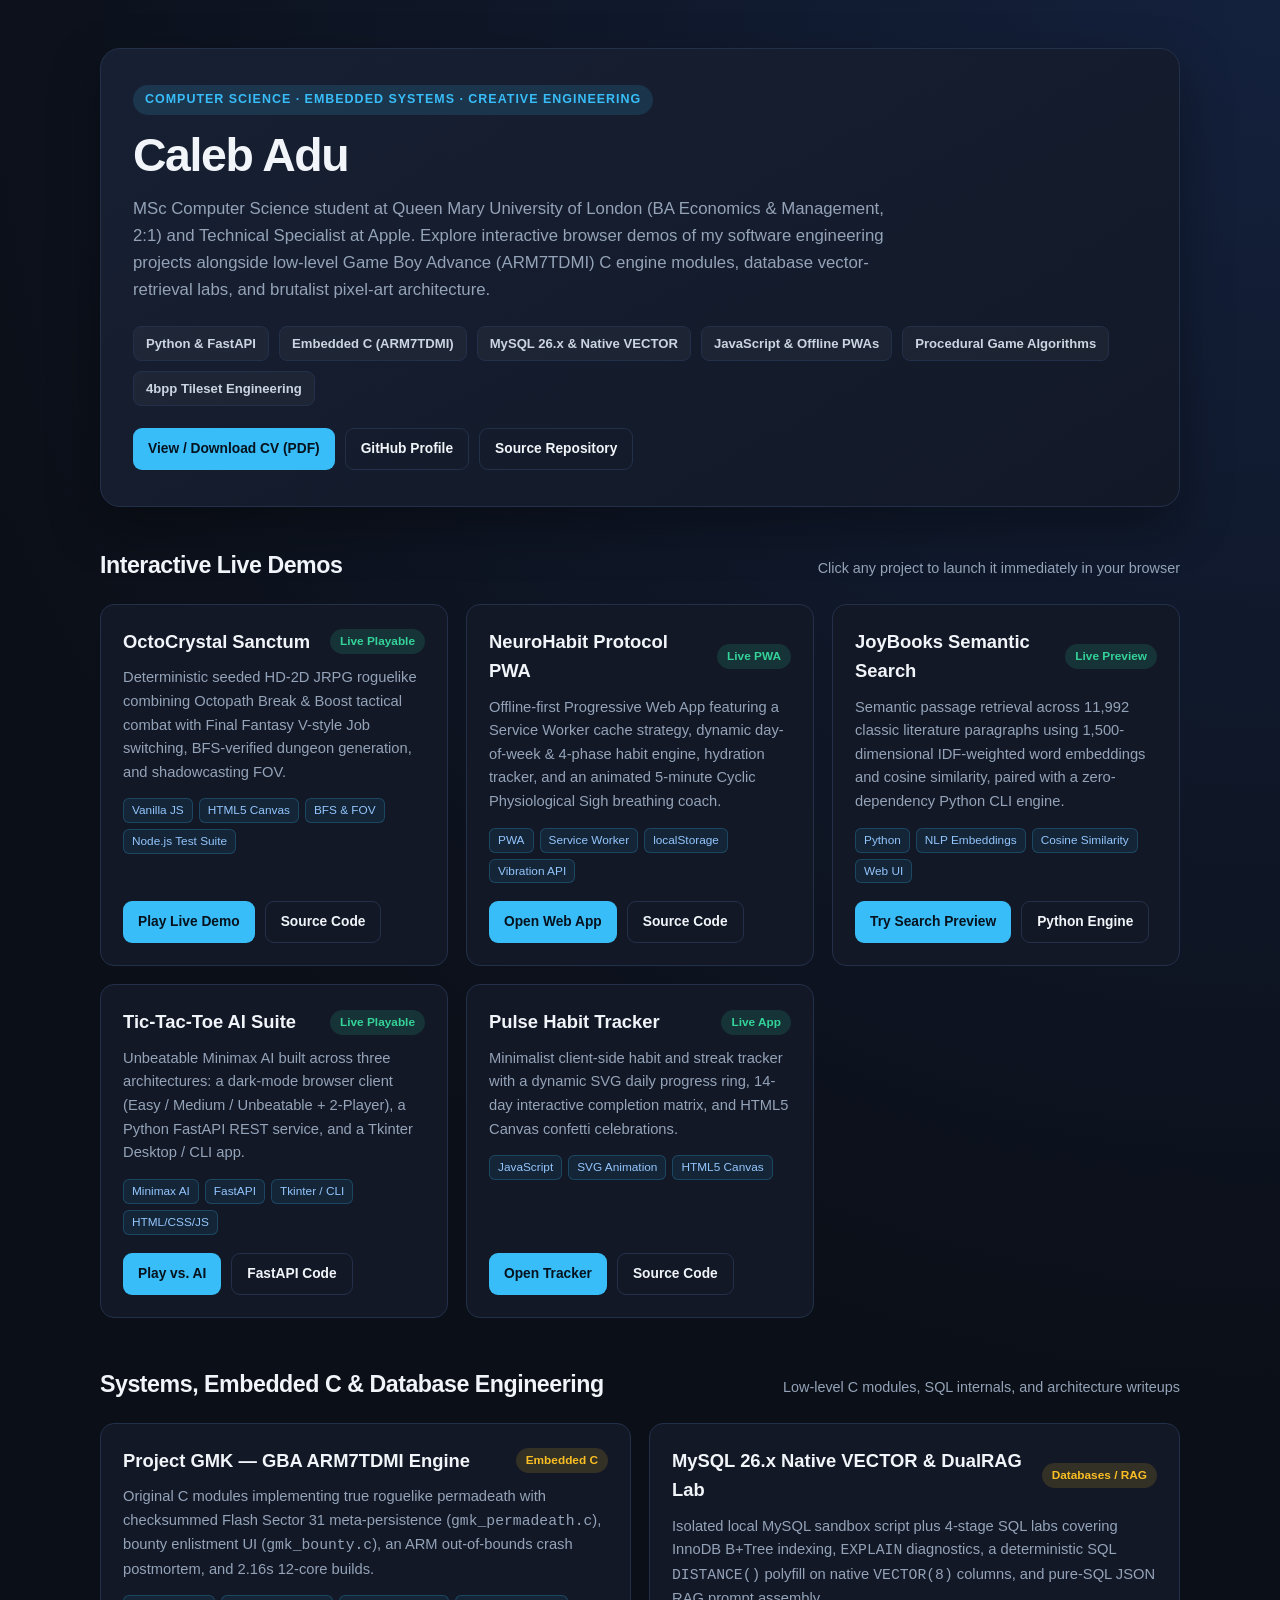
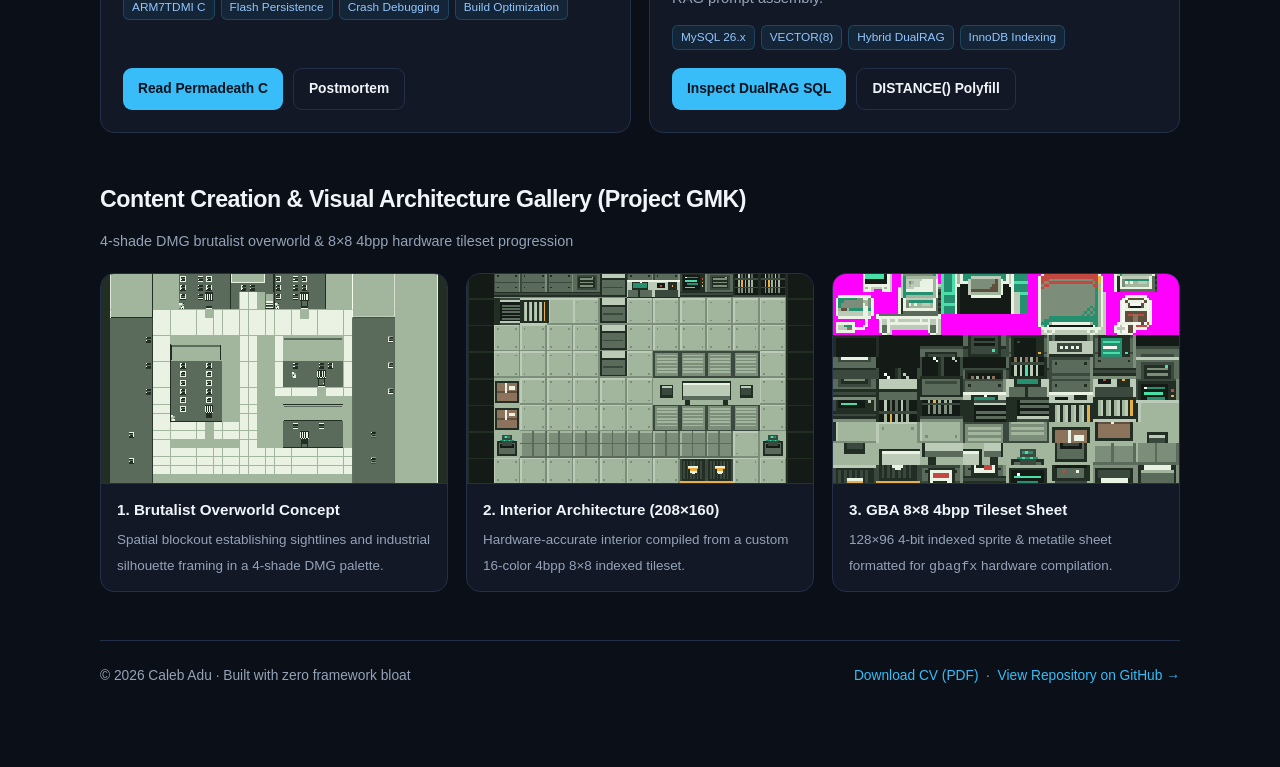
<file: index.html>
<!DOCTYPE html>
<html lang="en">
<head>
  <meta charset="UTF-8" />
  <meta name="viewport" content="width=device-width, initial-scale=1.0" />
  <title>Caleb Adu — Computer Science &amp; Systems Portfolio</title>
  <style>
    :root {
      --bg: #0b0f17;
      --surface: #121826;
      --surface-hover: #182135;
      --border: #23304a;
      --text: #f1f5f9;
      --muted: #94a3b8;
      --accent: #38bdf8;
      --accent-soft: rgba(56, 189, 248, 0.14);
      --green: #34d399;
      --green-soft: rgba(52, 211, 153, 0.14);
      --amber: #fbbf24;
      --amber-soft: rgba(251, 191, 36, 0.14);
      --radius: 14px;
    }

    * { box-sizing: border-box; margin: 0; padding: 0; }

    body {
      font-family: -apple-system, BlinkMacSystemFont, "Segoe UI", Roboto, Inter, sans-serif;
      background: radial-gradient(circle at top right, #14213d 0%, var(--bg) 52%);
      color: var(--text);
      line-height: 1.6;
      min-height: 100vh;
    }

    .wrap {
      max-width: 1120px;
      margin: 0 auto;
      padding: 48px 20px 80px;
    }

    header.hero {
      padding: 36px 32px;
      background: linear-gradient(145deg, rgba(24, 33, 53, 0.9), rgba(18, 24, 38, 0.95));
      border: 1px solid var(--border);
      border-radius: 20px;
      margin-bottom: 40px;
      box-shadow: 0 20px 50px rgba(0, 0, 0, 0.35);
    }

    .eyebrow {
      display: inline-block;
      font-size: 0.78rem;
      font-weight: 700;
      text-transform: uppercase;
      letter-spacing: 0.08em;
      color: var(--accent);
      background: var(--accent-soft);
      padding: 5px 12px;
      border-radius: 999px;
      margin-bottom: 14px;
    }

    h1 {
      font-size: clamp(2rem, 4vw, 2.9rem);
      font-weight: 800;
      letter-spacing: -0.03em;
      line-height: 1.15;
      margin-bottom: 14px;
    }

    .hero p {
      max-width: 760px;
      color: var(--muted);
      font-size: 1.05rem;
      margin-bottom: 22px;
    }

    .hero-pills {
      display: flex;
      flex-wrap: wrap;
      gap: 10px;
    }

    .skill-pill {
      font-size: 0.82rem;
      font-weight: 600;
      color: #cbd5e1;
      background: rgba(255, 255, 255, 0.04);
      border: 1px solid var(--border);
      padding: 6px 12px;
      border-radius: 8px;
    }

    section {
      margin-bottom: 48px;
    }

    .section-head {
      display: flex;
      align-items: baseline;
      justify-content: space-between;
      flex-wrap: wrap;
      gap: 12px;
      margin-bottom: 20px;
    }

    .section-head h2 {
      font-size: 1.45rem;
      font-weight: 700;
      letter-spacing: -0.02em;
    }

    .section-head span {
      color: var(--muted);
      font-size: 0.9rem;
    }

    .grid {
      display: grid;
      grid-template-columns: repeat(auto-fit, minmax(300px, 1fr));
      gap: 18px;
    }

    .card {
      background: var(--surface);
      border: 1px solid var(--border);
      border-radius: var(--radius);
      padding: 22px;
      display: flex;
      flex-direction: column;
      justify-content: space-between;
      transition: transform 0.18s ease, border-color 0.18s ease, background 0.18s ease;
    }

    .card:hover {
      transform: translateY(-3px);
      border-color: var(--accent);
      background: var(--surface-hover);
    }

    .card-top {
      display: flex;
      justify-content: space-between;
      align-items: center;
      gap: 10px;
      margin-bottom: 10px;
    }

    .badge {
      font-size: 0.74rem;
      font-weight: 700;
      padding: 3px 10px;
      border-radius: 999px;
      white-space: nowrap;
    }

    .badge-live {
      color: var(--green);
      background: var(--green-soft);
    }

    .badge-sys {
      color: var(--amber);
      background: var(--amber-soft);
    }

    .card h3 {
      font-size: 1.15rem;
      font-weight: 700;
      color: var(--text);
    }

    .card p {
      color: var(--muted);
      font-size: 0.92rem;
      margin: 8px 0 14px;
    }

    .tags {
      display: flex;
      flex-wrap: wrap;
      gap: 6px;
      margin-bottom: 18px;
    }

    .tag {
      font-size: 0.74rem;
      color: #93c5fd;
      background: rgba(56, 189, 248, 0.08);
      border: 1px solid rgba(56, 189, 248, 0.22);
      padding: 2px 8px;
      border-radius: 6px;
    }

    .actions {
      display: flex;
      flex-wrap: wrap;
      gap: 10px;
      margin-top: auto;
    }

    .btn {
      display: inline-flex;
      align-items: center;
      justify-content: center;
      gap: 6px;
      padding: 9px 15px;
      border-radius: 9px;
      font-size: 0.86rem;
      font-weight: 600;
      text-decoration: none;
      transition: opacity 0.15s ease, transform 0.15s ease;
    }

    .btn:hover { opacity: 0.92; }

    .btn-primary {
      background: var(--accent);
      color: #06121e;
    }

    .btn-secondary {
      background: transparent;
      color: var(--text);
      border: 1px solid var(--border);
    }

    .btn-secondary:hover {
      border-color: var(--accent);
    }

    .gallery-grid {
      display: grid;
      grid-template-columns: repeat(auto-fit, minmax(260px, 1fr));
      gap: 18px;
    }

    .art-card {
      background: var(--surface);
      border: 1px solid var(--border);
      border-radius: var(--radius);
      overflow: hidden;
      display: flex;
      flex-direction: column;
    }

    .art-card img {
      width: 100%;
      height: 210px;
      object-fit: cover;
      image-rendering: pixelated;
      background: #161d18;
      border-bottom: 1px solid var(--border);
    }

    .art-caption {
      padding: 14px 16px;
    }

    .art-caption strong {
      display: block;
      font-size: 0.95rem;
      margin-bottom: 4px;
    }

    .art-caption span {
      font-size: 0.84rem;
      color: var(--muted);
    }

    footer {
      border-top: 1px solid var(--border);
      padding-top: 24px;
      color: var(--muted);
      font-size: 0.86rem;
      display: flex;
      justify-content: space-between;
      flex-wrap: wrap;
      gap: 10px;
    }

    footer a {
      color: var(--accent);
      text-decoration: none;
    }
  </style>
</head>
<body>
  <div class="wrap">
    <header class="hero">
      <div class="eyebrow">Computer Science · Embedded Systems · Creative Engineering</div>
      <h1>Caleb Adu</h1>
      <p>
        MSc Computer Science student at Queen Mary University of London (BA Economics &amp; Management, 2:1) and Technical Specialist at Apple.
        Explore interactive browser demos of my software engineering projects alongside low-level Game Boy Advance (ARM7TDMI) C engine modules, database vector-retrieval labs, and brutalist pixel-art architecture.
      </p>
      <div class="hero-pills">
        <span class="skill-pill">Python &amp; FastAPI</span>
        <span class="skill-pill">Embedded C (ARM7TDMI)</span>
        <span class="skill-pill">MySQL 26.x &amp; Native VECTOR</span>
        <span class="skill-pill">JavaScript &amp; Offline PWAs</span>
        <span class="skill-pill">Procedural Game Algorithms</span>
        <span class="skill-pill">4bpp Tileset Engineering</span>
      </div>
      <div class="actions" style="margin-top: 22px;">
        <a class="btn btn-primary" href="./Caleb_Adu_CV.pdf" target="_blank" rel="noopener">View / Download CV (PDF)</a>
        <a class="btn btn-secondary" href="https://github.com/CalebNoADU" target="_blank" rel="noopener">GitHub Profile</a>
        <a class="btn btn-secondary" href="https://github.com/CalebNoADU/caleb-adu-portfolio" target="_blank" rel="noopener">Source Repository</a>
      </div>
    </header>

    <section>
      <div class="section-head">
        <h2>Interactive Live Demos</h2>
        <span>Click any project to launch it immediately in your browser</span>
      </div>

      <div class="grid">
        <article class="card">
          <div>
            <div class="card-top">
              <h3>OctoCrystal Sanctum</h3>
              <span class="badge badge-live">Live Playable</span>
            </div>
            <p>
              Deterministic seeded HD-2D JRPG roguelike combining Octopath Break &amp; Boost tactical combat with Final Fantasy V-style Job switching, BFS-verified dungeon generation, and shadowcasting FOV.
            </p>
            <div class="tags">
              <span class="tag">Vanilla JS</span>
              <span class="tag">HTML5 Canvas</span>
              <span class="tag">BFS &amp; FOV</span>
              <span class="tag">Node.js Test Suite</span>
            </div>
          </div>
          <div class="actions">
            <a class="btn btn-primary" href="./projects/octocrystal-sanctum/index.html">Play Live Demo</a>
            <a class="btn btn-secondary" href="https://github.com/CalebNoADU/caleb-adu-portfolio/tree/main/projects/octocrystal-sanctum" target="_blank" rel="noopener">Source Code</a>
          </div>
        </article>

        <article class="card">
          <div>
            <div class="card-top">
              <h3>NeuroHabit Protocol PWA</h3>
              <span class="badge badge-live">Live PWA</span>
            </div>
            <p>
              Offline-first Progressive Web App featuring a Service Worker cache strategy, dynamic day-of-week &amp; 4-phase habit engine, hydration tracker, and an animated 5-minute Cyclic Physiological Sigh breathing coach.
            </p>
            <div class="tags">
              <span class="tag">PWA</span>
              <span class="tag">Service Worker</span>
              <span class="tag">localStorage</span>
              <span class="tag">Vibration API</span>
            </div>
          </div>
          <div class="actions">
            <a class="btn btn-primary" href="./projects/neurohabit-pwa/index.html">Open Web App</a>
            <a class="btn btn-secondary" href="https://github.com/CalebNoADU/caleb-adu-portfolio/tree/main/projects/neurohabit-pwa" target="_blank" rel="noopener">Source Code</a>
          </div>
        </article>

        <article class="card">
          <div>
            <div class="card-top">
              <h3>JoyBooks Semantic Search</h3>
              <span class="badge badge-live">Live Preview</span>
            </div>
            <p>
              Semantic passage retrieval across 11,992 classic literature paragraphs using 1,500-dimensional IDF-weighted word embeddings and cosine similarity, paired with a zero-dependency Python CLI engine.
            </p>
            <div class="tags">
              <span class="tag">Python</span>
              <span class="tag">NLP Embeddings</span>
              <span class="tag">Cosine Similarity</span>
              <span class="tag">Web UI</span>
            </div>
          </div>
          <div class="actions">
            <a class="btn btn-primary" href="./projects/joybooks-semantic-search/web/index.html">Try Search Preview</a>
            <a class="btn btn-secondary" href="https://github.com/CalebNoADU/caleb-adu-portfolio/blob/main/projects/joybooks-semantic-search/search_engine.py" target="_blank" rel="noopener">Python Engine</a>
          </div>
        </article>

        <article class="card">
          <div>
            <div class="card-top">
              <h3>Tic-Tac-Toe AI Suite</h3>
              <span class="badge badge-live">Live Playable</span>
            </div>
            <p>
              Unbeatable Minimax AI built across three architectures: a dark-mode browser client (Easy / Medium / Unbeatable + 2-Player), a Python FastAPI REST service, and a Tkinter Desktop / CLI app.
            </p>
            <div class="tags">
              <span class="tag">Minimax AI</span>
              <span class="tag">FastAPI</span>
              <span class="tag">Tkinter / CLI</span>
              <span class="tag">HTML/CSS/JS</span>
            </div>
          </div>
          <div class="actions">
            <a class="btn btn-primary" href="./projects/tic-tac-toe-ai/web/index.html">Play vs. AI</a>
            <a class="btn btn-secondary" href="https://github.com/CalebNoADU/caleb-adu-portfolio/blob/main/projects/tic-tac-toe-ai/backend/main.py" target="_blank" rel="noopener">FastAPI Code</a>
          </div>
        </article>

        <article class="card">
          <div>
            <div class="card-top">
              <h3>Pulse Habit Tracker</h3>
              <span class="badge badge-live">Live App</span>
            </div>
            <p>
              Minimalist client-side habit and streak tracker with a dynamic SVG daily progress ring, 14-day interactive completion matrix, and HTML5 Canvas confetti celebrations.
            </p>
            <div class="tags">
              <span class="tag">JavaScript</span>
              <span class="tag">SVG Animation</span>
              <span class="tag">HTML5 Canvas</span>
            </div>
          </div>
          <div class="actions">
            <a class="btn btn-primary" href="./projects/pulse-habit-tracker/index.html">Open Tracker</a>
            <a class="btn btn-secondary" href="https://github.com/CalebNoADU/caleb-adu-portfolio/tree/main/projects/pulse-habit-tracker" target="_blank" rel="noopener">Source Code</a>
          </div>
        </article>
      </div>
    </section>

    <section>
      <div class="section-head">
        <h2>Systems, Embedded C &amp; Database Engineering</h2>
        <span>Low-level C modules, SQL internals, and architecture writeups</span>
      </div>

      <div class="grid">
        <article class="card">
          <div>
            <div class="card-top">
              <h3>Project GMK — GBA ARM7TDMI Engine</h3>
              <span class="badge badge-sys">Embedded C</span>
            </div>
            <p>
              Original C modules implementing true roguelike permadeath with checksummed Flash Sector 31 meta-persistence (<code>gmk_permadeath.c</code>), bounty enlistment UI (<code>gmk_bounty.c</code>), an ARM out-of-bounds crash postmortem, and 2.16s 12-core builds.
            </p>
            <div class="tags">
              <span class="tag">ARM7TDMI C</span>
              <span class="tag">Flash Persistence</span>
              <span class="tag">Crash Debugging</span>
              <span class="tag">Build Optimization</span>
            </div>
          </div>
          <div class="actions">
            <a class="btn btn-primary" href="https://github.com/CalebNoADU/caleb-adu-portfolio/blob/main/projects/project-gmk-gba-engine/src/gmk_permadeath.c" target="_blank" rel="noopener">Read Permadeath C</a>
            <a class="btn btn-secondary" href="https://github.com/CalebNoADU/caleb-adu-portfolio/blob/main/projects/project-gmk-gba-engine/docs/architecture-and-postmortem.md" target="_blank" rel="noopener">Postmortem</a>
          </div>
        </article>

        <article class="card">
          <div>
            <div class="card-top">
              <h3>MySQL 26.x Native VECTOR &amp; DualRAG Lab</h3>
              <span class="badge badge-sys">Databases / RAG</span>
            </div>
            <p>
              Isolated local MySQL sandbox script plus 4-stage SQL labs covering InnoDB B+Tree indexing, <code>EXPLAIN</code> diagnostics, a deterministic SQL <code>DISTANCE()</code> polyfill on native <code>VECTOR(8)</code> columns, and pure-SQL JSON RAG prompt assembly.
            </p>
            <div class="tags">
              <span class="tag">MySQL 26.x</span>
              <span class="tag">VECTOR(8)</span>
              <span class="tag">Hybrid DualRAG</span>
              <span class="tag">InnoDB Indexing</span>
            </div>
          </div>
          <div class="actions">
            <a class="btn btn-primary" href="https://github.com/CalebNoADU/caleb-adu-portfolio/blob/main/projects/mysql-vector-rag-sandbox/sql/stage4_ai_vectors_rag.sql" target="_blank" rel="noopener">Inspect DualRAG SQL</a>
            <a class="btn btn-secondary" href="https://github.com/CalebNoADU/caleb-adu-portfolio/blob/main/projects/mysql-vector-rag-sandbox/sql/ai_vector_setup.sql" target="_blank" rel="noopener">DISTANCE() Polyfill</a>
          </div>
        </article>
      </div>
    </section>

    <section>
      <div class="section-head">
        <h2>Content Creation &amp; Visual Architecture Gallery (Project GMK)</h2>
        <span>4-shade DMG brutalist overworld &amp; 8×8 4bpp hardware tileset progression</span>
      </div>

      <div class="gallery-grid">
        <figure class="art-card">
          <img src="./projects/project-gmk-gba-engine/assets/gmk-concept-early.png" alt="GMK brutalist overworld layout concept" />
          <figcaption class="art-caption">
            <strong>1. Brutalist Overworld Concept</strong>
            <span>Spatial blockout establishing sightlines and industrial silhouette framing in a 4-shade DMG palette.</span>
          </figcaption>
        </figure>

        <figure class="art-card">
          <img src="./projects/project-gmk-gba-engine/assets/interior-full-room-208x160.png" alt="208x160 brutalist interior room" />
          <figcaption class="art-caption">
            <strong>2. Interior Architecture (208×160)</strong>
            <span>Hardware-accurate interior compiled from a custom 16-color 4bpp 8×8 indexed tileset.</span>
          </figcaption>
        </figure>

        <figure class="art-card">
          <img src="./projects/project-gmk-gba-engine/assets/interior-tileset-8x8-4bpp.png" alt="GBA 8x8 4bpp indexed hardware tileset" />
          <figcaption class="art-caption">
            <strong>3. GBA 8×8 4bpp Tileset Sheet</strong>
            <span>128×96 4-bit indexed sprite &amp; metatile sheet formatted for <code>gbagfx</code> hardware compilation.</span>
          </figcaption>
        </figure>
      </div>
    </section>

    <footer>
      <span>&copy; 2026 Caleb Adu · Built with zero framework bloat</span>
      <span>
        <a href="./Caleb_Adu_CV.pdf" target="_blank" rel="noopener">Download CV (PDF)</a>
        &nbsp;&middot;&nbsp;
        <a href="https://github.com/CalebNoADU/caleb-adu-portfolio" target="_blank" rel="noopener">View Repository on GitHub &rarr;</a>
      </span>
    </footer>
  </div>
</body>
</html>
</file>
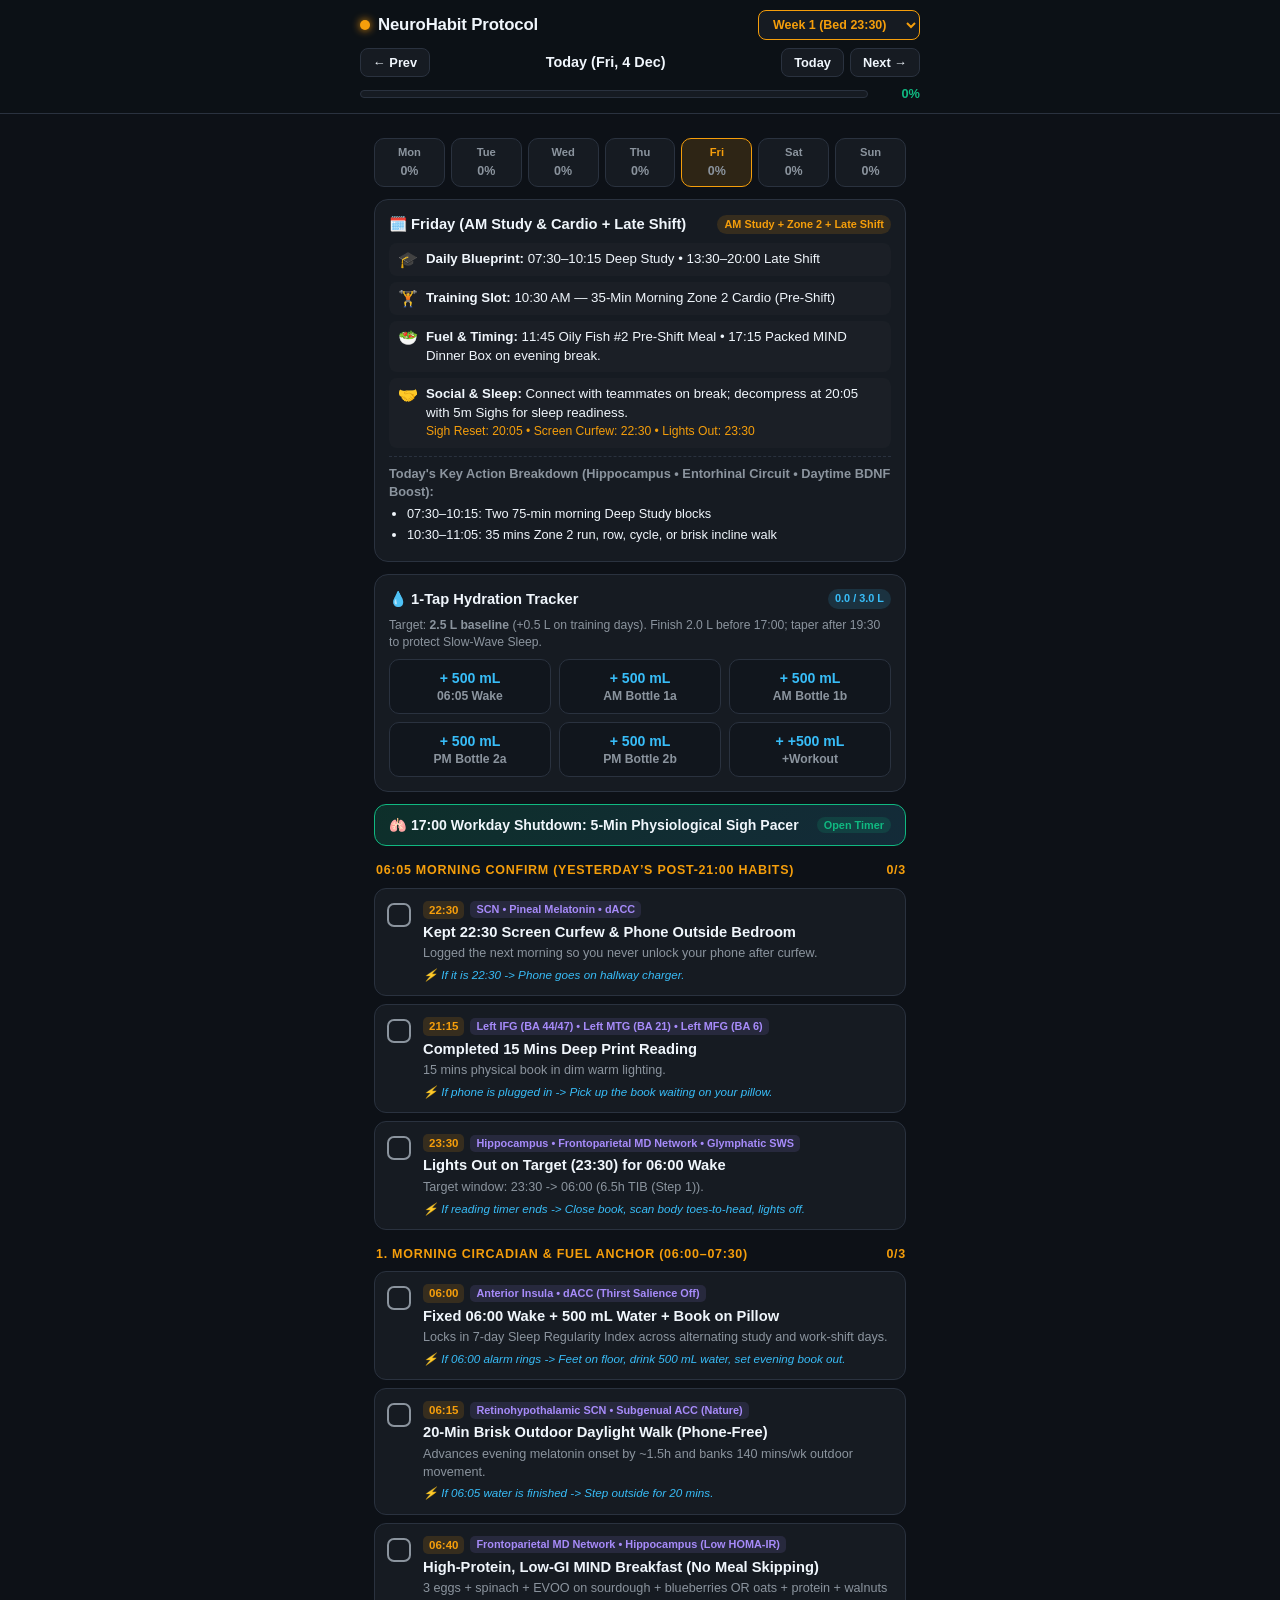
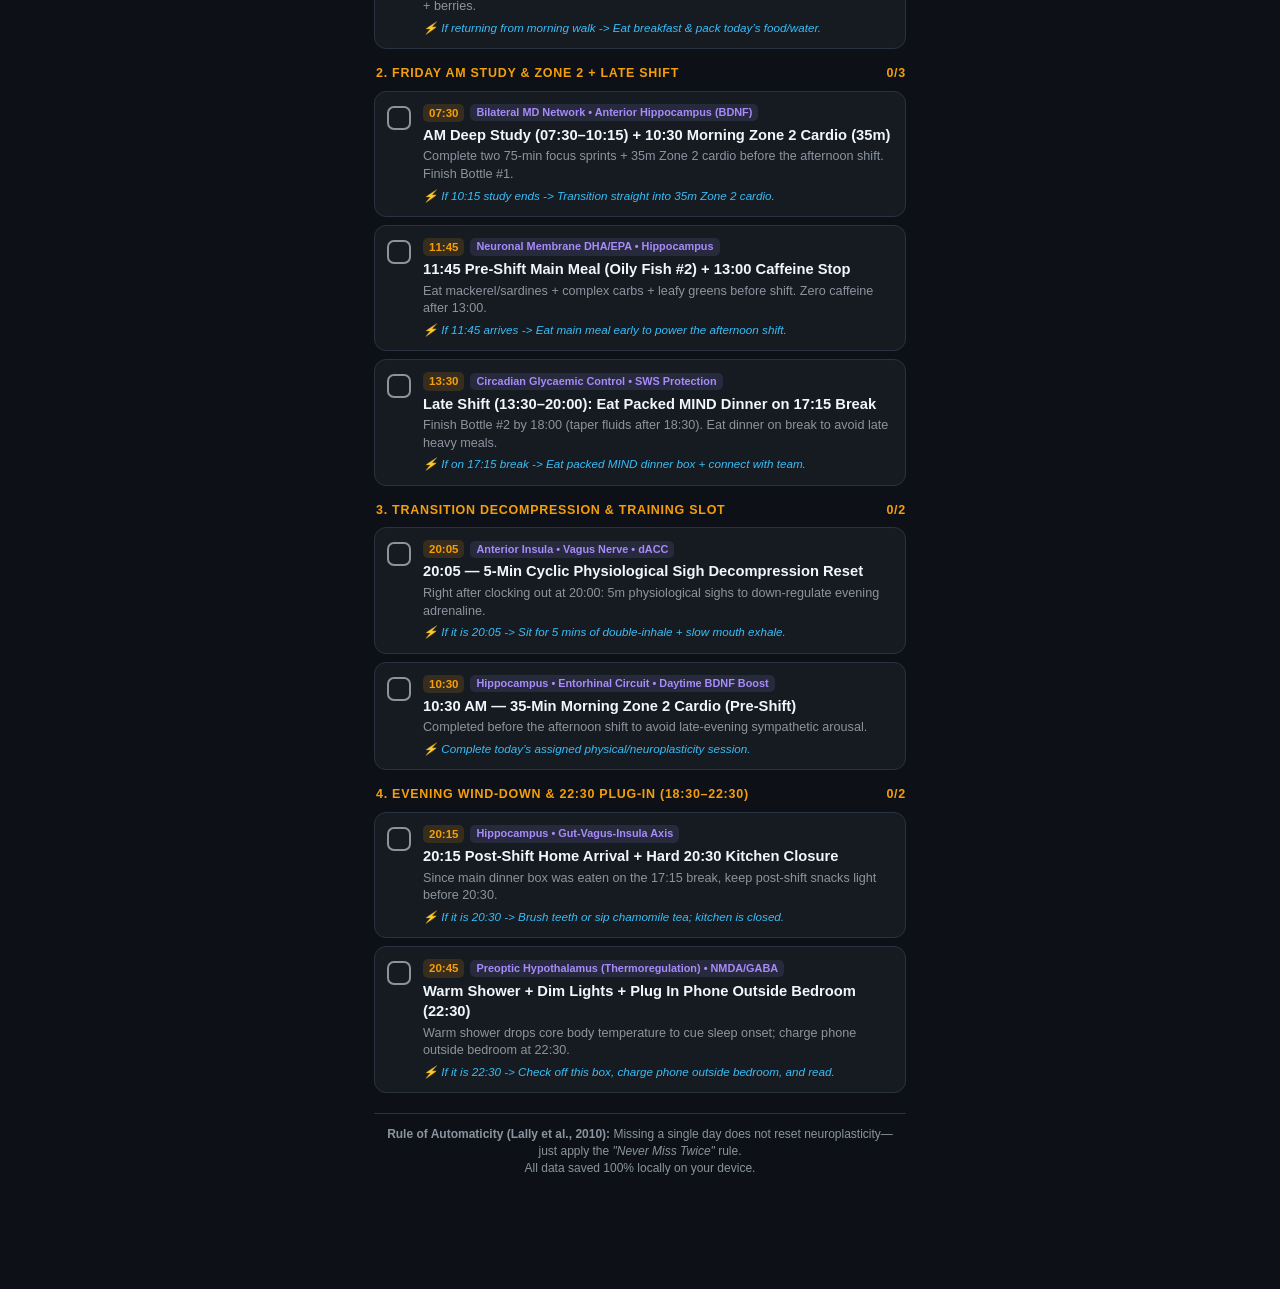
<file: projects/neurohabit-pwa/index.html>
<!DOCTYPE html>
<html lang="en">
<head>
  <meta charset="UTF-8" />
  <meta name="viewport" content="width=device-width, initial-scale=1.0, maximum-scale=1.0, user-scalable=no" />
  <meta name="theme-color" content="#0d1117" />
  <meta name="apple-mobile-web-app-capable" content="yes" />
  <meta name="apple-mobile-web-app-status-bar-style" content="black-translucent" />
  <title>NeuroHabit — Daily Protocol</title>
  <link rel="manifest" href="./manifest.json" />
  <link rel="icon" type="image/svg+xml" href="./icon.svg" />
  <style>
    :root {
      --bg: #0d1117;
      --card: #161b22;
      --card-hover: #1c232d;
      --border: #2a323f;
      --text: #f0f6fc;
      --muted: #8b949e;
      --amber: #f59e0b;
      --amber-dim: rgba(245, 158, 11, 0.14);
      --green: #10b981;
      --green-dim: rgba(16, 185, 129, 0.15);
      --cyan: #38bdf8;
      --cyan-dim: rgba(56, 189, 248, 0.14);
      --purple: #a78bfa;
      --danger: #f87171;
    }
    * {
      box-sizing: border-box;
      -webkit-tap-highlight-color: transparent;
    }
    body {
      margin: 0;
      padding: 0 0 88px 0;
      background: var(--bg);
      color: var(--text);
      font-family: -apple-system, BlinkMacSystemFont, "Segoe UI", Roboto, Helvetica, Arial, sans-serif;
      line-height: 1.4;
    }
    .container {
      max-width: 560px;
      margin: 0 auto;
      padding: 12px 14px;
    }
    /* Sticky Top Header */
    .top-bar {
      position: sticky;
      top: 0;
      z-index: 20;
      background: rgba(13, 17, 23, 0.94);
      backdrop-filter: blur(10px);
      border-bottom: 1px solid var(--border);
      padding: 10px 14px;
    }
    .top-bar-inner {
      max-width: 560px;
      margin: 0 auto;
    }
    .header-row {
      display: flex;
      justify-content: space-between;
      align-items: center;
      gap: 8px;
      margin-bottom: 8px;
    }
    .brand {
      display: flex;
      align-items: center;
      gap: 8px;
      font-weight: 700;
      font-size: 1.05rem;
      letter-spacing: -0.01em;
    }
    .brand-dot {
      width: 10px;
      height: 10px;
      border-radius: 50%;
      background: var(--amber);
      box-shadow: 0 0 8px var(--amber);
    }
    .phase-select {
      background: var(--card);
      color: var(--amber);
      border: 1px solid var(--amber);
      border-radius: 8px;
      padding: 6px 10px;
      font-size: 0.78rem;
      font-weight: 600;
      outline: none;
    }
    .date-nav {
      display: flex;
      justify-content: space-between;
      align-items: center;
      gap: 6px;
      margin-bottom: 8px;
    }
    .nav-btn {
      background: var(--card);
      color: var(--text);
      border: 1px solid var(--border);
      border-radius: 8px;
      padding: 6px 12px;
      font-size: 0.8rem;
      font-weight: 600;
      cursor: pointer;
    }
    .nav-btn:active {
      transform: scale(0.97);
    }
    .date-label {
      font-size: 0.9rem;
      font-weight: 600;
      text-align: center;
      flex: 1;
    }
    /* Progress Bar */
    .progress-wrap {
      display: flex;
      align-items: center;
      gap: 10px;
    }
    .progress-track {
      flex: 1;
      height: 8px;
      background: var(--card);
      border-radius: 99px;
      overflow: hidden;
      border: 1px solid var(--border);
    }
    .progress-fill {
      height: 100%;
      background: linear-gradient(90deg, var(--amber), var(--green));
      width: 0%;
      transition: width 0.25s ease;
    }
    .progress-pct {
      font-size: 0.8rem;
      font-weight: 700;
      color: var(--green);
      min-width: 42px;
      text-align: right;
    }

    /* 7-Day Consistency Strip */
    .week-strip {
      display: grid;
      grid-template-columns: repeat(7, 1fr);
      gap: 6px;
      margin: 12px 0;
    }
    .day-pill {
      background: var(--card);
      border: 1px solid var(--border);
      border-radius: 10px;
      padding: 6px 4px;
      text-align: center;
      cursor: pointer;
      transition: all 0.15s ease;
    }
    .day-pill.active {
      border-color: var(--amber);
      background: var(--amber-dim);
    }
    .day-pill-name {
      font-size: 0.7rem;
      color: var(--muted);
      font-weight: 600;
    }
    .day-pill.active .day-pill-name {
      color: var(--amber);
    }
    .day-pill-pct {
      font-size: 0.78rem;
      font-weight: 700;
      margin-top: 2px;
    }

    /* Cards */
    .card {
      background: var(--card);
      border: 1px solid var(--border);
      border-radius: 14px;
      padding: 14px;
      margin-bottom: 12px;
    }
    .card-header {
      display: flex;
      justify-content: space-between;
      align-items: center;
      margin-bottom: 8px;
    }
    .card-title {
      font-size: 0.92rem;
      font-weight: 700;
      display: flex;
      align-items: center;
      gap: 6px;
    }
    .badge {
      font-size: 0.68rem;
      font-weight: 600;
      padding: 2px 7px;
      border-radius: 99px;
      background: var(--amber-dim);
      color: var(--amber);
    }
    .badge-cyan {
      background: var(--cyan-dim);
      color: var(--cyan);
    }
    .badge-green {
      background: var(--green-dim);
      color: var(--green);
    }

    /* Day Focus Banner */
    .focus-grid {
      display: grid;
      grid-template-columns: 1fr;
      gap: 6px;
      font-size: 0.83rem;
    }
    .focus-row {
      display: flex;
      gap: 8px;
      align-items: flex-start;
      background: rgba(255, 255, 255, 0.02);
      padding: 7px 9px;
      border-radius: 8px;
    }
    .focus-icon {
      font-size: 1rem;
      line-height: 1.2;
    }
    .workout-details {
      margin-top: 8px;
      padding-top: 8px;
      border-top: 1px dashed var(--border);
      font-size: 0.8rem;
      color: var(--muted);
    }
    .workout-details ul {
      margin: 4px 0 0 18px;
      padding: 0;
    }
    .workout-details li {
      margin-bottom: 3px;
      color: var(--text);
    }

    /* Water Tracker */
    .water-grid {
      display: grid;
      grid-template-columns: repeat(3, 1fr);
      gap: 8px;
      margin-top: 8px;
    }
    .water-btn {
      background: #11161d;
      border: 1px solid var(--border);
      border-radius: 10px;
      padding: 10px 6px;
      color: var(--muted);
      font-size: 0.76rem;
      font-weight: 600;
      cursor: pointer;
      display: flex;
      flex-direction: column;
      align-items: center;
      gap: 3px;
      transition: all 0.15s ease;
    }
    .water-btn.filled {
      background: var(--cyan-dim);
      border-color: var(--cyan);
      color: var(--text);
    }
    .water-btn span.vol {
      font-size: 0.88rem;
      font-weight: 700;
      color: var(--cyan);
    }

    /* Sigh Timer Button & Box */
    .sigh-trigger-btn {
      width: 100%;
      background: linear-gradient(135deg, rgba(16, 185, 129, 0.18), rgba(56, 189, 248, 0.15));
      border: 1px solid var(--green);
      color: var(--text);
      border-radius: 12px;
      padding: 12px 14px;
      font-size: 0.88rem;
      font-weight: 700;
      cursor: pointer;
      display: flex;
      justify-content: space-between;
      align-items: center;
      margin-bottom: 12px;
    }
    .sigh-modal {
      display: none;
      background: var(--card);
      border: 1px solid var(--green);
      border-radius: 14px;
      padding: 18px 14px;
      margin-bottom: 14px;
      text-align: center;
    }
    .sigh-modal.open {
      display: block;
    }
    .breath-circle-wrap {
      height: 150px;
      display: flex;
      align-items: center;
      justify-content: center;
      margin: 10px 0;
    }
    .breath-circle {
      width: 84px;
      height: 84px;
      border-radius: 50%;
      background: radial-gradient(circle, rgba(16, 185, 129, 0.45), rgba(16, 185, 129, 0.1));
      border: 2px solid var(--green);
      display: flex;
      align-items: center;
      justify-content: center;
      font-weight: 700;
      font-size: 1.05rem;
      transition: transform 0.3s ease;
    }
    .breath-instruction {
      font-size: 1rem;
      font-weight: 700;
      color: var(--green);
      min-height: 24px;
    }
    .breath-sub {
      font-size: 0.78rem;
      color: var(--muted);
      margin-top: 4px;
    }
    .breath-controls {
      display: flex;
      justify-content: center;
      gap: 10px;
      margin-top: 12px;
    }

    /* Checklist Blocks */
    .block-title {
      font-size: 0.78rem;
      text-transform: uppercase;
      letter-spacing: 0.06em;
      color: var(--amber);
      font-weight: 700;
      margin: 16px 0 8px 2px;
      display: flex;
      justify-content: space-between;
      align-items: center;
    }
    .task-list {
      display: flex;
      flex-direction: column;
      gap: 8px;
    }
    .task-item {
      background: var(--card);
      border: 1px solid var(--border);
      border-radius: 12px;
      padding: 12px;
      display: flex;
      gap: 12px;
      align-items: flex-start;
      cursor: pointer;
      transition: all 0.15s ease;
    }
    .task-item:active {
      transform: scale(0.99);
    }
    .task-item.done {
      background: rgba(16, 185, 129, 0.06);
      border-color: rgba(16, 185, 129, 0.4);
    }
    .checkbox {
      width: 24px;
      height: 24px;
      border-radius: 7px;
      border: 2px solid var(--muted);
      display: flex;
      align-items: center;
      justify-content: center;
      flex-shrink: 0;
      margin-top: 2px;
      font-size: 0.9rem;
      color: #0d1117;
      font-weight: 900;
    }
    .task-item.done .checkbox {
      background: var(--green);
      border-color: var(--green);
    }
    .task-body {
      flex: 1;
    }
    .task-top {
      display: flex;
      align-items: center;
      gap: 6px;
      flex-wrap: wrap;
      margin-bottom: 3px;
    }
    .task-time {
      font-size: 0.72rem;
      font-weight: 700;
      color: var(--amber);
      background: var(--amber-dim);
      padding: 1px 6px;
      border-radius: 5px;
      font-variant-numeric: tabular-nums;
    }
    .task-brain {
      font-size: 0.68rem;
      color: var(--purple);
      background: rgba(167, 139, 250, 0.12);
      padding: 1px 6px;
      border-radius: 5px;
      font-weight: 600;
    }
    .task-title {
      font-size: 0.92rem;
      font-weight: 600;
      color: var(--text);
    }
    .task-item.done .task-title {
      text-decoration: line-through;
      color: var(--muted);
    }
    .task-desc {
      font-size: 0.79rem;
      color: var(--muted);
      margin-top: 3px;
    }
    .task-cue {
      font-size: 0.73rem;
      color: var(--cyan);
      margin-top: 4px;
      font-style: italic;
    }

    /* Footer Note */
    .footer-note {
      margin-top: 20px;
      text-align: center;
      font-size: 0.75rem;
      color: var(--muted);
      padding: 12px;
      border-top: 1px solid var(--border);
    }
  </style>
</head>
<body>
  <div class="top-bar">
    <div class="top-bar-inner">
      <div class="header-row">
        <div class="brand">
          <span class="brand-dot"></span>
          <span>NeuroHabit Protocol</span>
        </div>
        <select id="phaseSelect" class="phase-select" aria-label="Implementation Phase">
          <option value="1">Week 1 (Bed 23:30)</option>
          <option value="2">Week 2 (Bed 23:00)</option>
          <option value="3">Week 3 (Bed 22:30)</option>
          <option value="4">Week 4+ (Full 22:15)</option>
        </select>
      </div>
      <div class="date-nav">
        <button class="nav-btn" id="prevDayBtn" type="button">&larr; Prev</button>
        <div class="date-label" id="currentDateLabel">Today</div>
        <button class="nav-btn" id="todayBtn" type="button">Today</button>
        <button class="nav-btn" id="nextDayBtn" type="button">Next &rarr;</button>
      </div>
      <div class="progress-wrap">
        <div class="progress-track">
          <div class="progress-fill" id="dailyProgressFill"></div>
        </div>
        <div class="progress-pct" id="dailyProgressPct">0%</div>
      </div>
    </div>
  </div>

  <div class="container">
    <!-- 7-Day Consistency Strip -->
    <div class="week-strip" id="weekStrip"></div>

    <!-- Today's Day-of-Week Assignment Card -->
    <div class="card" id="dayFocusCard"></div>

    <!-- 1-Tap Hydration Tracker -->
    <div class="card">
      <div class="card-header">
        <div class="card-title">
          <span>💧 1-Tap Hydration Tracker</span>
        </div>
        <span class="badge badge-cyan" id="waterTotalBadge">0.0 / 2.5 L</span>
      </div>
      <div style="font-size: 0.76rem; color: var(--muted);">
        Target: <strong>2.5 L baseline</strong> (+0.5 L on training days). Finish 2.0 L before 17:00; taper after 19:30 to protect Slow-Wave Sleep.
      </div>
      <div class="water-grid" id="waterGrid"></div>
    </div>

    <!-- 5-Minute Physiological Sigh Trigger & Interactive Pacer -->
    <button class="sigh-trigger-btn" id="toggleSighBtn" type="button">
      <span>🫁 17:00 Workday Shutdown: 5-Min Physiological Sigh Pacer</span>
      <span class="badge badge-green" id="sighStatusBadge">Open Timer</span>
    </button>

    <div class="sigh-modal" id="sighModal">
      <div style="font-size: 0.85rem; font-weight: 700;">Cyclic Physiological Sigh (Balban et al., 2023)</div>
      <div class="breath-sub">Activates Anterior Insula &amp; Vagus Nerve to drop cortisol</div>
      <div class="breath-circle-wrap">
        <div class="breath-circle" id="breathCircle">5:00</div>
      </div>
      <div class="breath-instruction" id="breathInstruction">Tap Start for 5-Min Reset</div>
      <div class="breath-sub" id="breathSub">4s Nose Inhale &rarr; 1.5s Top-Up Sniff &rarr; 7.5s Long Mouth Exhale</div>
      <div class="breath-controls">
        <button class="nav-btn" id="startBreathBtn" type="button" style="border-color: var(--green); color: var(--green);">Start 5-Min Timer</button>
        <button class="nav-btn" id="completeBreathBtn" type="button">Mark 17:00 Sigh Done</button>
      </div>
    </div>

    <!-- Dynamic Chronological Checklist -->
    <div id="checklistContainer"></div>

    <div class="footer-note">
      <strong>Rule of Automaticity (Lally et al., 2010):</strong> Missing a single day does not reset neuroplasticity—just apply the <em>"Never Miss Twice"</em> rule.<br/>
      All data saved 100% locally on your device.
    </div>
  </div>

  <script src="./app.js"></script>
</body>
</html>
</file>
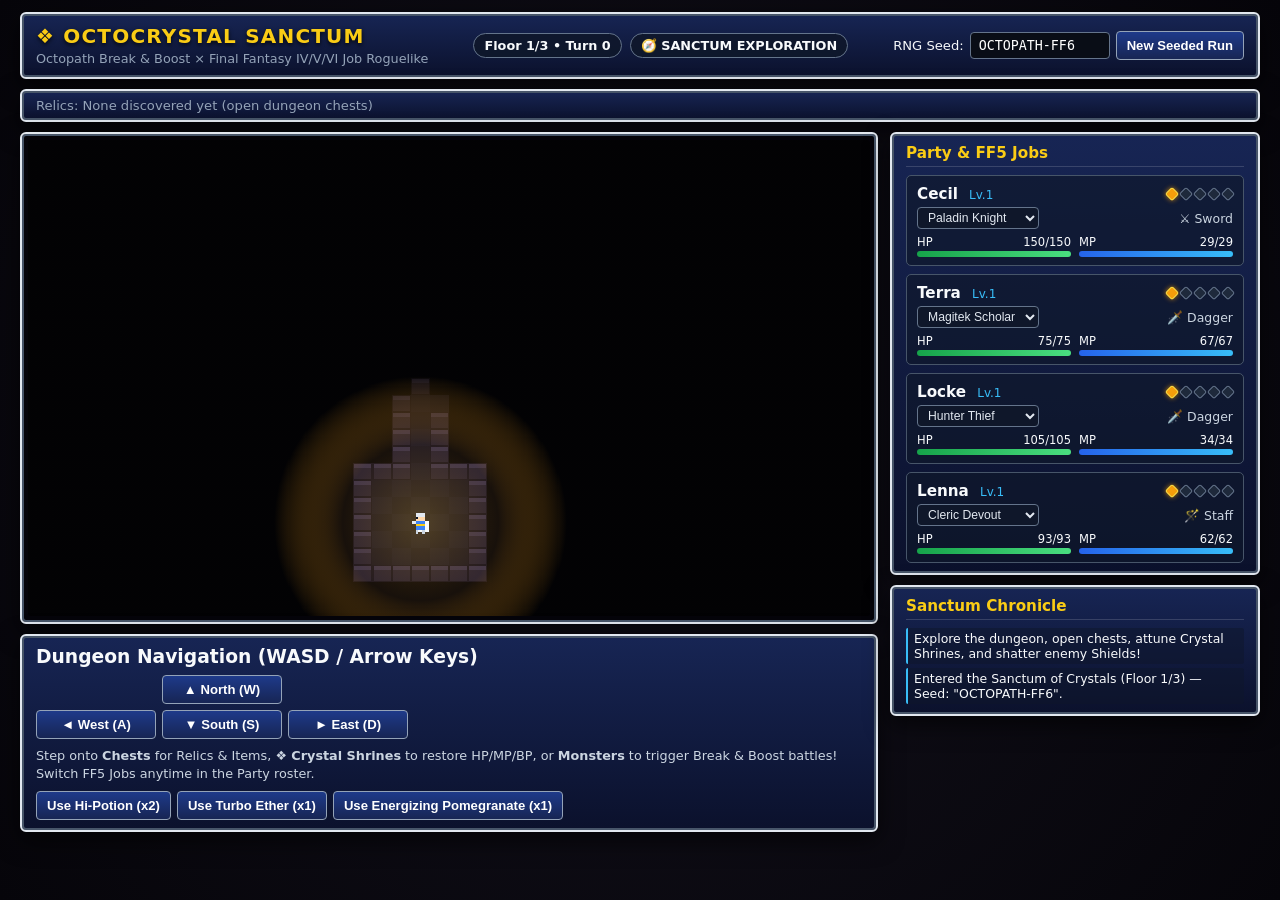
<file: projects/octocrystal-sanctum/index.html>
<!DOCTYPE html>
<html lang="en">
  <head>
    <meta charset="UTF-8" />
    <meta name="viewport" content="width=device-width, initial-scale=1.0" />
    <title>OctoCrystal Sanctum — HD-2D JRPG Roguelike</title>
    <link rel="stylesheet" href="./styles.css" />
  </head>
  <body>
    <div class="app-shell">
      <header class="top-bar ff-window">
        <div class="brand">
          <h1>❖ OCTOCRYSTAL SANCTUM</h1>
          <span class="subtitle">Octopath Break &amp; Boost × Final Fantasy IV/V/VI Job Roguelike</span>
        </div>
        <div class="status-pills">
          <span id="floor-badge" class="badge">Floor 1/3</span>
          <span id="mode-badge" class="badge">EXPLORE</span>
        </div>
        <div class="seed-controls">
          <label for="seed-input">RNG Seed:</label>
          <input id="seed-input" type="text" value="OCTOPATH-FF6" />
          <button id="new-run-btn" class="ff-btn">New Seeded Run</button>
        </div>
      </header>

      <div id="relics-bar" class="relics-bar ff-window"></div>

      <main class="main-grid">
        <section class="viewport-column">
          <div class="canvas-frame ff-window">
            <canvas id="game-canvas" width="792" height="448"></canvas>
          </div>
          <div id="command-panel" class="command-panel ff-window"></div>
        </section>

        <aside class="sidebar-column">
          <div class="party-window ff-window">
            <h2>Party &amp; FF5 Jobs</h2>
            <div id="party-list" class="party-list"></div>
          </div>

          <div class="log-window ff-window">
            <h2>Sanctum Chronicle</h2>
            <div id="battle-log" class="battle-log"></div>
          </div>
        </aside>
      </main>
    </div>

    <script src="./game.js"></script>
  </body>
</html>
</file>
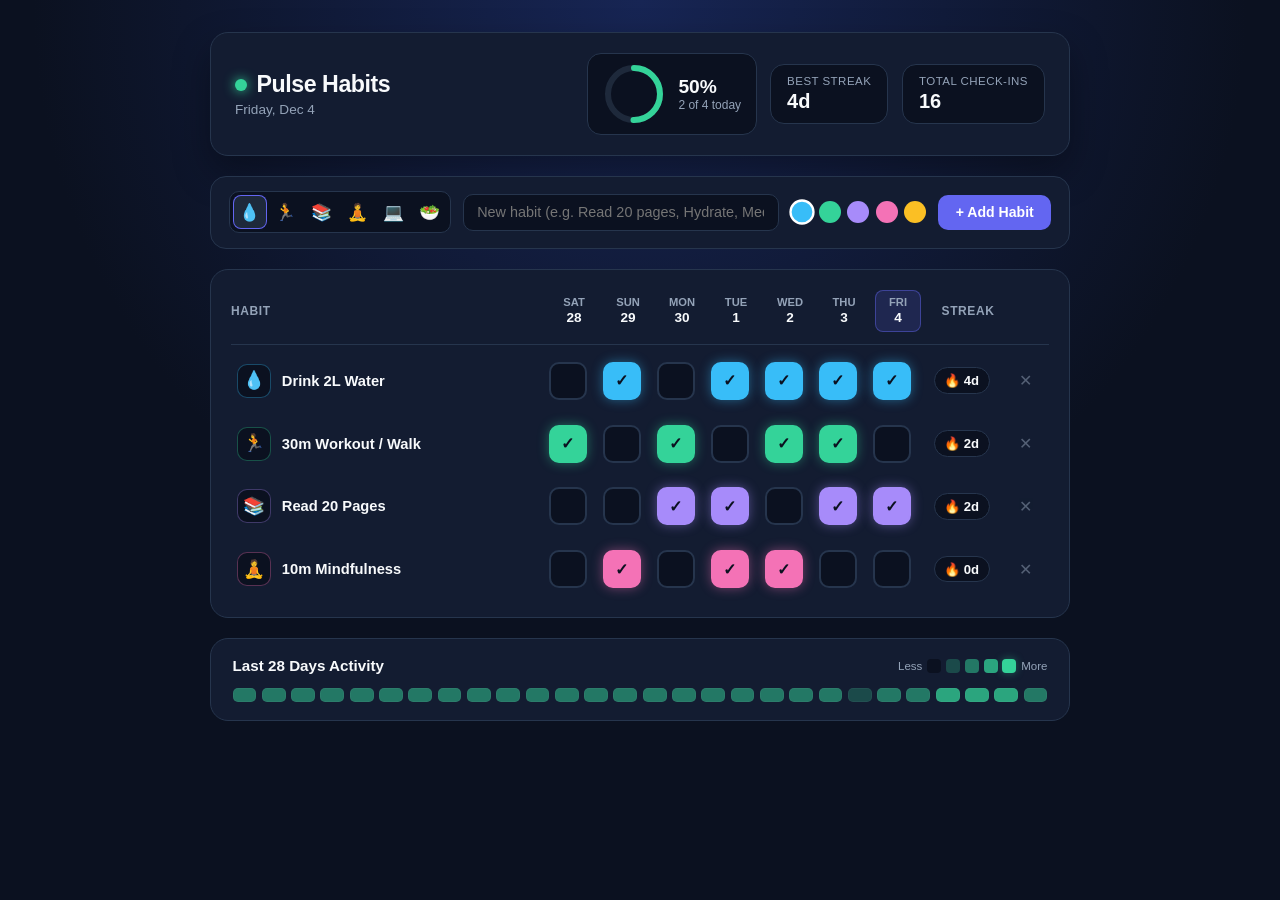
<file: projects/pulse-habit-tracker/index.html>
<!DOCTYPE html>
<html lang="en">
<head>
  <meta charset="UTF-8" />
  <meta name="viewport" content="width=device-width, initial-scale=1.0" />
  <title>Pulse — Habit Tracker</title>
  <link rel="stylesheet" href="style.css" />
</head>
<body>
  <canvas id="confetti-canvas" aria-hidden="true"></canvas>

  <main class="app-shell">
    <!-- Top Header & Daily Ring -->
    <header class="top-bar">
      <div class="brand">
        <div class="brand-title-row">
          <span class="brand-dot"></span>
          <h1>Pulse Habits</h1>
        </div>
        <p class="subtitle" id="today-date-label">Loading date...</p>
      </div>

      <div class="summary-cards">
        <div class="ring-card">
          <svg class="progress-ring" width="64" height="64" viewBox="0 0 64 64">
            <circle class="ring-bg" cx="32" cy="32" r="26" />
            <circle class="ring-fill" id="daily-ring-circle" cx="32" cy="32" r="26" />
          </svg>
          <div class="ring-info">
            <span class="ring-percent" id="daily-percent">0%</span>
            <span class="ring-caption" id="daily-count-label">0 of 0 today</span>
          </div>
        </div>

        <div class="stat-pill">
          <span class="stat-label">Best Streak</span>
          <span class="stat-value" id="best-streak-val">0d</span>
        </div>

        <div class="stat-pill">
          <span class="stat-label">Total Check-ins</span>
          <span class="stat-value" id="total-checkins-val">0</span>
        </div>
      </div>
    </header>

    <!-- Add Habit Bar -->
    <section class="add-habit-card" aria-label="Add new habit">
      <form id="add-habit-form" class="add-form">
        <div class="icon-picker" id="icon-picker" role="radiogroup" aria-label="Choose icon">
          <button type="button" class="icon-btn selected" data-icon="💧">💧</button>
          <button type="button" class="icon-btn" data-icon="🏃">🏃</button>
          <button type="button" class="icon-btn" data-icon="📚">📚</button>
          <button type="button" class="icon-btn" data-icon="🧘">🧘</button>
          <button type="button" class="icon-btn" data-icon="💻">💻</button>
          <button type="button" class="icon-btn" data-icon="🥗">🥗</button>
        </div>

        <input
          type="text"
          id="habit-name-input"
          placeholder="New habit (e.g. Read 20 pages, Hydrate, Meditate)..."
          maxlength="40"
          required
        />

        <div class="color-picker" id="color-picker" role="radiogroup" aria-label="Choose color">
          <button type="button" class="color-swatch selected" data-color="#38bdf8" style="--swatch:#38bdf8"></button>
          <button type="button" class="color-swatch" data-color="#34d399" style="--swatch:#34d399"></button>
          <button type="button" class="color-swatch" data-color="#a78bfa" style="--swatch:#a78bfa"></button>
          <button type="button" class="color-swatch" data-color="#f472b6" style="--swatch:#f472b6"></button>
          <button type="button" class="color-swatch" data-color="#fbbf24" style="--swatch:#fbbf24"></button>
        </div>

        <button type="submit" class="btn-add">+ Add Habit</button>
      </form>
    </section>

    <!-- Weekly Matrix Table -->
    <section class="matrix-card" aria-label="Weekly Habit Tracker">
      <div class="matrix-header" id="matrix-header">
        <!-- Populated by app.js -->
      </div>
      <div class="habits-list" id="habits-list">
        <!-- Populated by app.js -->
      </div>
    </section>

    <!-- 28-Day Consistency Heatmap -->
    <section class="heatmap-card" aria-label="28-Day Consistency Heatmap">
      <div class="heatmap-header">
        <h2>Last 28 Days Activity</h2>
        <div class="heatmap-legend">
          <span>Less</span>
          <span class="legend-box lvl-0"></span>
          <span class="legend-box lvl-1"></span>
          <span class="legend-box lvl-2"></span>
          <span class="legend-box lvl-3"></span>
          <span class="legend-box lvl-4"></span>
          <span>More</span>
        </div>
      </div>
      <div class="heatmap-grid" id="heatmap-grid">
        <!-- Populated by app.js -->
      </div>
    </section>
  </main>

  <script src="app.js"></script>
</body>
</html>
</file>
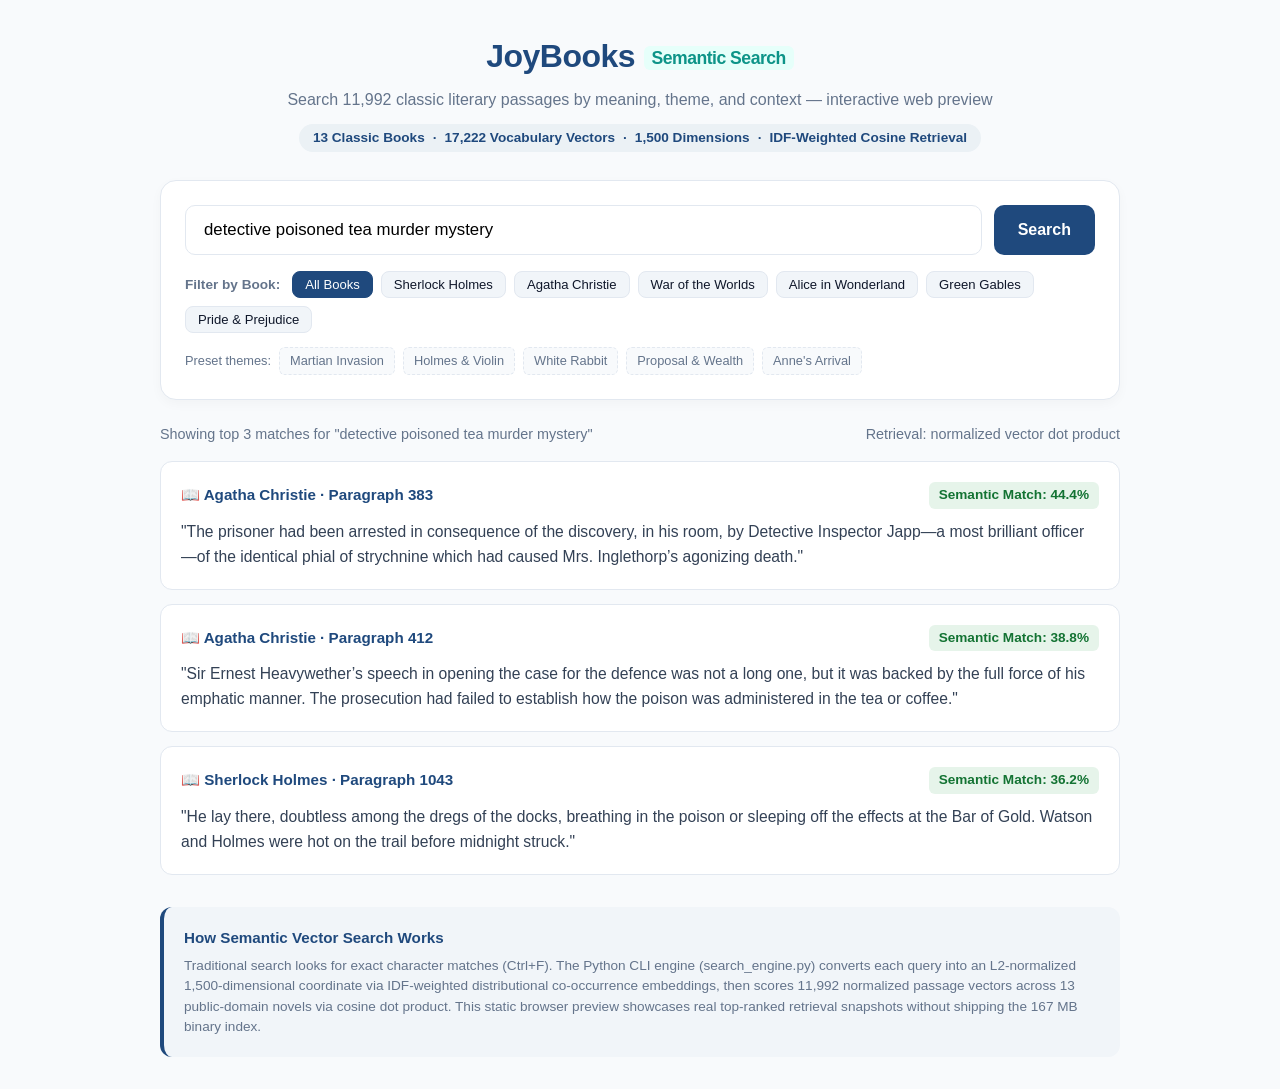
<file: projects/joybooks-semantic-search/web/index.html>
<!DOCTYPE html>
<html lang="en">
<head>
<meta charset="utf-8">
<meta name="viewport" content="width=device-width, initial-scale=1.0">
<title>JoyBooks | Semantic Book Search</title>
<style>
  :root {
    --primary: #1F497D;
    --primary-light: #2A62A0;
    --accent: #0D9488;
    --bg: #F8FAFC;
    --card: #FFFFFF;
    --text: #0F172A;
    --muted: #64748B;
    --border: #E2E8F0;
    --badge-bg: #EBF1F5;
  }
  * { box-sizing: border-box; margin: 0; padding: 0; font-family: -apple-system, BlinkMacSystemFont, "Segoe UI", Roboto, sans-serif; }
  body { background: var(--bg); color: var(--text); line-height: 1.5; padding: 32px 16px; }
  .container { max-width: 960px; margin: 0 auto; }
  header { text-align: center; margin-bottom: 28px; }
  h1 { font-size: 2rem; color: var(--primary); margin-bottom: 8px; font-weight: 800; letter-spacing: -0.5px; }
  .subtitle { font-size: 1rem; color: var(--muted); }
  .stats-pill { display: inline-flex; flex-wrap: wrap; justify-content: center; align-items: center; gap: 8px; background: var(--badge-bg); color: var(--primary); padding: 4px 14px; border-radius: 999px; font-size: 0.85rem; font-weight: 600; margin-top: 12px; }

  .search-card { background: var(--card); border: 1px solid var(--border); border-radius: 16px; padding: 24px; box-shadow: 0 4px 12px rgba(0,0,0,0.03); margin-bottom: 24px; }
  .search-input-wrap { display: flex; gap: 12px; margin-bottom: 16px; }
  input[type="text"] { flex: 1; padding: 14px 18px; border: 1.5px solid var(--border); border-radius: 10px; font-size: 1.05rem; outline: none; transition: border-color 0.2s; }
  input[type="text"]:focus { border-color: var(--primary); box-shadow: 0 0 0 3px rgba(31,73,125,0.12); }
  .btn-search { background: var(--primary); color: #fff; border: none; padding: 0 24px; border-radius: 10px; font-weight: 600; font-size: 1rem; cursor: pointer; transition: background 0.2s; }
  .btn-search:hover { background: var(--primary-light); }

  .filter-row { display: flex; flex-wrap: wrap; gap: 8px; align-items: center; }
  .filter-label { font-size: 0.85rem; font-weight: 600; color: var(--muted); margin-right: 4px; }
  .pill { font-size: 0.82rem; padding: 5px 12px; border-radius: 8px; background: #F1F5F9; color: var(--text); border: 1px solid var(--border); cursor: pointer; transition: all 0.15s; }
  .pill:hover { background: var(--badge-bg); color: var(--primary); border-color: var(--primary); }
  .pill.active { background: var(--primary); color: #fff; border-color: var(--primary); }

  .query-tags { margin-top: 14px; display: flex; flex-wrap: wrap; gap: 8px; align-items: center; }
  .tag-label { font-size: 0.8rem; color: var(--muted); font-weight: 500; }
  .query-pill { font-size: 0.8rem; background: #F8FAFC; border: 1px dashed var(--border); padding: 3px 10px; border-radius: 6px; cursor: pointer; color: var(--muted); transition: all 0.15s; }
  .query-pill:hover { background: #EEF2F6; color: var(--primary); border-style: solid; }

  .results-header { display: flex; justify-content: space-between; align-items: center; margin-bottom: 16px; font-size: 0.9rem; color: var(--muted); }
  .result-card { background: var(--card); border: 1px solid var(--border); border-radius: 12px; padding: 20px; margin-bottom: 14px; transition: transform 0.15s, box-shadow 0.15s; }
  .result-card:hover { transform: translateY(-2px); box-shadow: 0 6px 16px rgba(0,0,0,0.04); }
  .result-meta { display: flex; justify-content: space-between; align-items: center; margin-bottom: 10px; }
  .book-tag { font-weight: 700; color: var(--primary); font-size: 0.95rem; }
  .score-badge { font-weight: 700; font-size: 0.85rem; padding: 3px 10px; border-radius: 6px; background: #E6F4EA; color: #137333; }
  .passage-text { font-size: 0.98rem; line-height: 1.6; color: #334155; }

  .arch-info { background: #F1F5F9; border-radius: 12px; padding: 20px; margin-top: 32px; font-size: 0.85rem; color: var(--muted); border-left: 4px solid var(--primary); }
  .arch-title { font-weight: 700; color: var(--primary); margin-bottom: 6px; font-size: 0.95rem; }
</style>
</head>
<body>
<div class="container">
  <header>
    <h1>JoyBooks <span style="font-size: 1.1rem; color: var(--accent); vertical-align: middle; background: #E6FFFA; padding: 2px 8px; border-radius: 6px;">Semantic Search</span></h1>
    <div class="subtitle">Search 11,992 classic literary passages by meaning, theme, and context — interactive web preview</div>
    <div class="stats-pill">
      <span>13 Classic Books</span> · <span>17,222 Vocabulary Vectors</span> · <span>1,500 Dimensions</span> · <span>IDF-Weighted Cosine Retrieval</span>
    </div>
  </header>

  <div class="search-card">
    <div class="search-input-wrap">
      <input type="text" id="queryInput" placeholder="Try an idea, mood, or plot point (e.g. detective finding hidden poison)..." value="detective poisoned tea murder mystery">
      <button class="btn-search" onclick="runSearch()">Search</button>
    </div>

    <div class="filter-row">
      <span class="filter-label">Filter by Book:</span>
      <button class="pill active" onclick="setFilter('all', this)">All Books</button>
      <button class="pill" onclick="setFilter('Sherlock', this)">Sherlock Holmes</button>
      <button class="pill" onclick="setFilter('Agatha', this)">Agatha Christie</button>
      <button class="pill" onclick="setFilter('War of the Worlds', this)">War of the Worlds</button>
      <button class="pill" onclick="setFilter('Wonderland', this)">Alice in Wonderland</button>
      <button class="pill" onclick="setFilter('Green Gables', this)">Green Gables</button>
      <button class="pill" onclick="setFilter('Pride & Prejudice', this)">Pride &amp; Prejudice</button>
    </div>

    <div class="query-tags">
      <span class="tag-label">Preset themes:</span>
      <span class="query-pill" onclick="presetSearch('giant fighting tripods spreading toxic black smoke', 'War of the Worlds')">Martian Invasion</span>
      <span class="query-pill" onclick="presetSearch('hand me my violin for bleak autumnal evenings', 'Sherlock')">Holmes &amp; Violin</span>
      <span class="query-pill" onclick="presetSearch('white rabbit running late down a dark tunnel', 'Wonderland')">White Rabbit</span>
      <span class="query-pill" onclick="presetSearch('marriage proposal in a wealthy grand estate', 'Pride & Prejudice')">Proposal &amp; Wealth</span>
      <span class="query-pill" onclick="presetSearch('little girl with vivid imagination arriving at farm', 'Green Gables')">Anne's Arrival</span>
    </div>
  </div>

  <div class="results-header">
    <span id="resultsCount">Showing top semantic matches</span>
    <span id="timing">Retrieval: normalized vector dot product</span>
  </div>

  <div id="resultsContainer"></div>

  <div class="arch-info">
    <div class="arch-title">How Semantic Vector Search Works</div>
    <p>Traditional search looks for exact character matches (Ctrl+F). The Python CLI engine (<code>search_engine.py</code>) converts each query into an L2-normalized 1,500-dimensional coordinate via IDF-weighted distributional co-occurrence embeddings, then scores 11,992 normalized passage vectors across 13 public-domain novels via cosine dot product. This static browser preview showcases real top-ranked retrieval snapshots without shipping the 167 MB binary index.</p>
  </div>
</div>

<script>
const PRESET_DATA = {
  "detective poisoned tea murder mystery": [
    { book: "Agatha Christie", para: 383, score: "44.4%", text: "The prisoner had been arrested in consequence of the discovery, in his room, by Detective Inspector Japp—a most brilliant officer—of the identical phial of strychnine which had caused Mrs. Inglethorp’s agonizing death." },
    { book: "Agatha Christie", para: 412, score: "38.8%", text: "Sir Ernest Heavywether’s speech in opening the case for the defence was not a long one, but it was backed by the full force of his emphatic manner. The prosecution had failed to establish how the poison was administered in the tea or coffee." },
    { book: "Sherlock Holmes", para: 1043, score: "36.2%", text: "He lay there, doubtless among the dregs of the docks, breathing in the poison or sleeping off the effects at the Bar of Gold. Watson and Holmes were hot on the trail before midnight struck." }
  ],
  "giant fighting tripods spreading toxic black smoke": [
    { book: "War of the Worlds", para: 302, score: "55.4%", text: "Where flames had been there were now streamers of smoke; but the countless ruins of shattered houses stood out gaunt and terrible. And shining with the growing light of the east, three of the metallic giants stood about the pit, their cowls rotating as though they were surveying the desolation." },
    { book: "War of the Worlds", para: 383, score: "55.2%", text: "The hot water from the Martian’s overthrow drifted downstream. Thick streamers of black smoke shot with threads of red fire were driving up into the still air, throwing dark shadows upon the green treetops eastward." },
    { book: "A Princess of Mars", para: 419, score: "34.6%", text: "The green men of Mars were marching across the plains with heavy weaponry, their multi-legged thoats advancing in military precision beneath the twin moons." }
  ],
  "hand me my violin for bleak autumnal evenings": [
    { book: "Sherlock Holmes", para: 2128, score: "42.8%", text: "“Ah, Watson,” said Holmes, smiling. “Draw your chair up and hand me my violin, for the only problem we have still to solve is how to while away these bleak autumnal evenings.”" },
    { book: "Sherlock Holmes", para: 987, score: "39.5%", text: "“Well, Doctor, there is nothing more to be said or to be done to-night, so hand me over my violin and let us try to forget for half an hour the miserable weather and the still more miserable ways of our fellow men.”" },
    { book: "A Room with a View", para: 1560, score: "25.7%", text: "After luncheon they asked her to play. She played from memory the music of the enchanted garden—the music that never gains, never wanes, but ripples for ever like the tideless seas of fairyland." }
  ],
  "white rabbit running late down a dark tunnel": [
    { book: "Alice in Wonderland", para: 12, score: "51.2%", text: "Suddenly a White Rabbit with pink eyes ran close by her. There was nothing so very remarkable in that; but when the Rabbit actually took a watch out of its waistcoat-pocket, and looked at it, and then hurried on, Alice started to her feet." },
    { book: "Alice in Wonderland", para: 16, score: "48.1%", text: "In another moment down went Alice after it, never once considering how in the world she was to get out again. The rabbit-hole went straight on like a tunnel for some way, and then dipped suddenly down." },
    { book: "Notes from Underground", para: 88, score: "28.3%", text: "I crept through the damp passage, my heart beating in the narrow enclosure as I contemplated the ridiculous nature of my retreat." }
  ],
  "marriage proposal in a wealthy grand estate": [
    { book: "Pride & Prejudice", para: 412, score: "46.2%", text: "“You must allow me to tell you how ardently I admire and love you.” Elizabeth’s astonishment was beyond expression. She stared, coloured, doubted, and was silent. He spoke of his apprehension of her social inferiority and the obstacles against his proposal." },
    { book: "Pride & Prejudice", para: 189, score: "39.7%", text: "Having now a good house and a very sufficient income, he intended to marry; and in seeking a reconciliation with the Longbourn family he had a wife in view, as he meant to choose one of the daughters." },
    { book: "Anne of Green Gables", para: 1204, score: "31.5%", text: "Gilbert Blythe was standing on the veranda in the twilight, watching Anne as she walked among the orchard blooms, wondering if she would ever look kindly upon his suit." }
  ],
  "little girl with vivid imagination arriving at farm": [
    { book: "Anne of Green Gables", para: 42, score: "48.6%", text: "“I’d rather call myself Cordelia, because it sounds so much more elegant,” the child explained earnestly to Matthew as the buggy rounded the bend into Green Gables. “When you have red hair you have to imagine things to compensate.”" },
    { book: "Anne of Green Gables", para: 78, score: "44.1%", text: "Marilla looked at the odd little creature with her freckled face and skinny elbows. “We wanted a boy to help with the chores,” she said sharply. But the girl’s eyes glowed with fierce imaginative hope." },
    { book: "Little Women", para: 210, score: "32.4%", text: "Jo curled up in the attic with her apple and her book, letting her adventurous mind conjure up castles, knights, and romances." }
  ]
};

let currentFilter = 'all';

function setFilter(book, el) {
  document.querySelectorAll('.filter-row .pill').forEach(p => p.classList.remove('active'));
  el.classList.add('active');
  currentFilter = book;
  runSearch();
}

function presetSearch(query, filterBook) {
  document.getElementById('queryInput').value = query;
  if (filterBook) {
    document.querySelectorAll('.filter-row .pill').forEach(p => {
      if (p.textContent.toLowerCase().includes(filterBook.toLowerCase())) {
        p.classList.add('active');
      } else {
        p.classList.remove('active');
      }
    });
    currentFilter = filterBook;
  }
  runSearch();
}

function runSearch() {
  const query = document.getElementById('queryInput').value.trim();
  const container = document.getElementById('resultsContainer');
  const countEl = document.getElementById('resultsCount');

  if (!query) {
    container.innerHTML = '<div style="text-align:center; padding:32px; color:#94A3B8;">Please enter a search query above.</div>';
    return;
  }

  let results = PRESET_DATA[query];
  if (!results) {
    const tokens = query.toLowerCase().split(/\s+/);
    let bestKey = null;
    let bestOverlap = 0;
    for (const k of Object.keys(PRESET_DATA)) {
      const overlap = tokens.filter(t => t.length > 2 && k.toLowerCase().includes(t)).length;
      if (overlap > bestOverlap) {
        bestOverlap = overlap;
        bestKey = k;
      }
    }
    results = bestKey ? PRESET_DATA[bestKey] : PRESET_DATA["detective poisoned tea murder mystery"];
  }

  let filtered = results;
  if (currentFilter !== 'all') {
    filtered = results.filter(r => r.book.toLowerCase().includes(currentFilter.toLowerCase()));
  }
  if (filtered.length === 0) {
    filtered = results;
  }

  countEl.textContent = `Showing top ${filtered.length} matches for "${query}"`;

  container.innerHTML = filtered.map(r => `
    <div class="result-card">
      <div class="result-meta">
        <span class="book-tag">📖 ${r.book} · Paragraph ${r.para}</span>
        <span class="score-badge">Semantic Match: ${r.score}</span>
      </div>
      <div class="passage-text">"${r.text}"</div>
    </div>
  `).join('');
}

document.getElementById('queryInput').addEventListener('keydown', (e) => {
  if (e.key === 'Enter') runSearch();
});

runSearch();
</script>
</body>
</html>
</file>
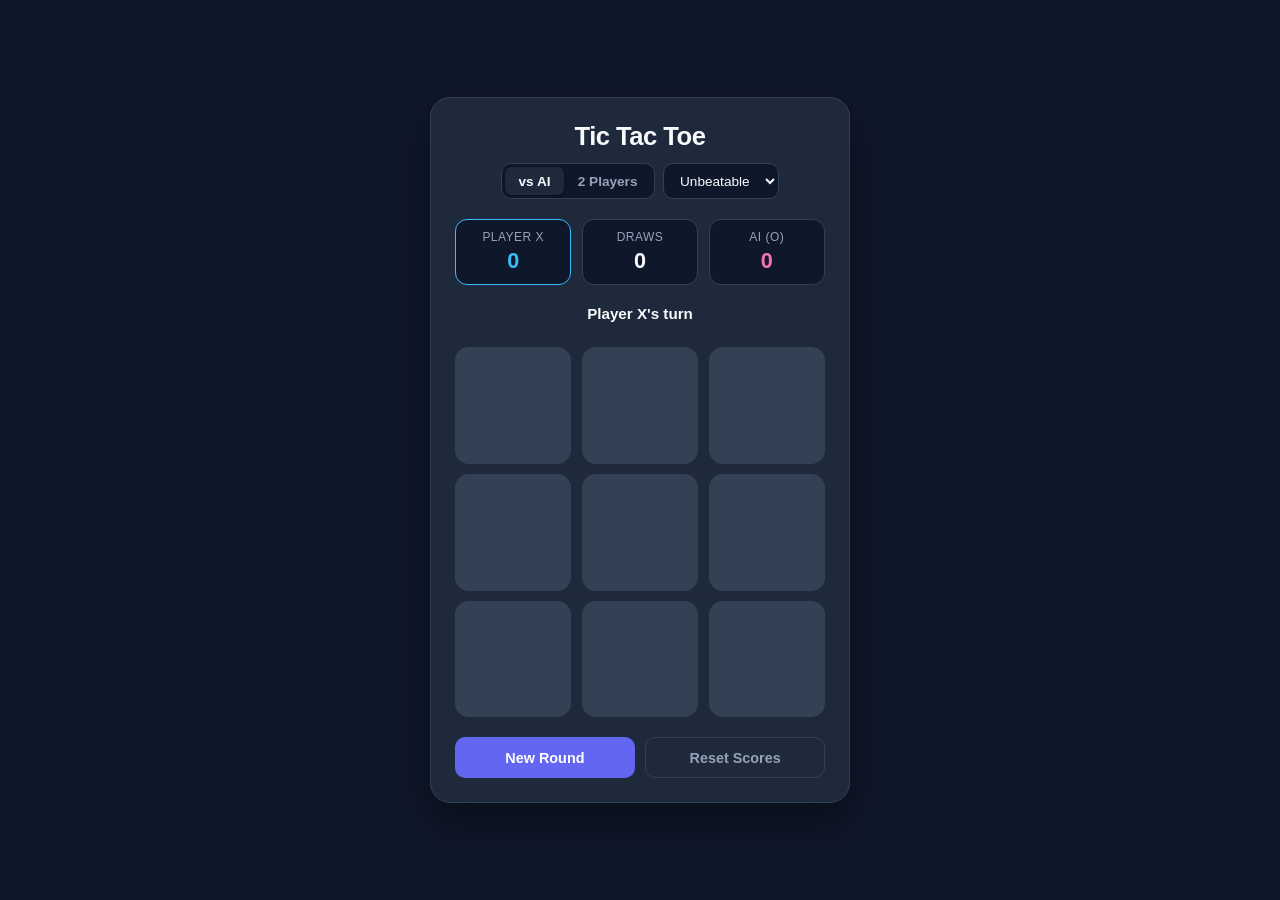
<file: projects/tic-tac-toe-ai/web/index.html>
<!DOCTYPE html>
<html lang="en">
<head>
  <meta charset="UTF-8" />
  <meta name="viewport" content="width=device-width, initial-scale=1.0" />
  <title>Tic Tac Toe</title>
  <link rel="stylesheet" href="style.css" />
</head>
<body>
  <main class="app-container">
    <header class="header">
      <h1>Tic Tac Toe</h1>
      <div class="controls-bar">
        <div class="segmented-control" id="mode-select" role="group" aria-label="Game Mode">
          <button type="button" class="seg-btn active" data-mode="ai">vs AI</button>
          <button type="button" class="seg-btn" data-mode="pvp">2 Players</button>
        </div>
        <select id="difficulty-select" aria-label="AI Difficulty">
          <option value="easy">Easy</option>
          <option value="medium">Medium</option>
          <option value="hard" selected>Unbeatable</option>
        </select>
      </div>
    </header>

    <section class="scoreboard" aria-label="Scoreboard">
      <div class="score-card player-x active-turn" id="score-card-x">
        <span class="score-label" id="label-x">Player X</span>
        <span class="score-value" id="score-x">0</span>
      </div>
      <div class="score-card draws">
        <span class="score-label">Draws</span>
        <span class="score-value" id="score-draw">0</span>
      </div>
      <div class="score-card player-o" id="score-card-o">
        <span class="score-label" id="label-o">AI (O)</span>
        <span class="score-value" id="score-o">0</span>
      </div>
    </section>

    <div class="status-banner" id="status-text" aria-live="polite">
      Player X's turn
    </div>

    <div class="board" id="board" role="grid" aria-label="Tic Tac Toe Board">
      <button class="cell" data-index="0" aria-label="Row 1, Column 1"></button>
      <button class="cell" data-index="1" aria-label="Row 1, Column 2"></button>
      <button class="cell" data-index="2" aria-label="Row 1, Column 3"></button>
      <button class="cell" data-index="3" aria-label="Row 2, Column 1"></button>
      <button class="cell" data-index="4" aria-label="Row 2, Column 2"></button>
      <button class="cell" data-index="5" aria-label="Row 2, Column 3"></button>
      <button class="cell" data-index="6" aria-label="Row 3, Column 1"></button>
      <button class="cell" data-index="7" aria-label="Row 3, Column 2"></button>
      <button class="cell" data-index="8" aria-label="Row 3, Column 3"></button>
    </div>

    <footer class="actions">
      <button type="button" class="btn btn-primary" id="new-game-btn">New Round</button>
      <button type="button" class="btn btn-secondary" id="reset-scores-btn">Reset Scores</button>
    </footer>
  </main>

  <script src="app.js"></script>
</body>
</html>
</file>
<file: projects/octocrystal-sanctum/styles.css>
:root {
  --ff-blue-top: #172554;
  --ff-blue-bot: #0b112c;
  --ff-border-outer: #e2e8f0;
  --ff-border-inner: #475569;
  --gold: #facc15;
  --accent: #38bdf8;
  --text: #f8fafc;
  --muted: #94a3b8;
}

* {
  box-sizing: border-box;
  margin: 0;
  padding: 0;
}

body {
  background: radial-gradient(circle at center, #13111c 0%, #06050a 100%);
  color: var(--text);
  font-family: 'Segoe UI', system-ui, -apple-system, sans-serif;
  min-height: 100vh;
  padding: 12px;
}

.app-shell {
  max-width: 1240px;
  margin: 0 auto;
  display: flex;
  flex-direction: column;
  gap: 10px;
}

/* Classic SNES Final Fantasy IV/V/VI Gradient Window */
.ff-window {
  background: linear-gradient(180deg, var(--ff-blue-top) 0%, var(--ff-blue-bot) 100%);
  border: 2px solid var(--ff-border-outer);
  box-shadow: inset 0 0 0 2px var(--ff-border-inner), 0 8px 24px rgba(0, 0, 0, 0.65);
  border-radius: 6px;
  padding: 10px 14px;
}

.top-bar {
  display: flex;
  flex-wrap: wrap;
  align-items: center;
  justify-content: space-between;
  gap: 12px;
}

.brand h1 {
  font-size: 1.25rem;
  letter-spacing: 0.06em;
  color: var(--gold);
  text-shadow: 0 2px 4px rgba(0, 0, 0, 0.8);
}

.brand .subtitle {
  font-size: 0.8rem;
  color: var(--muted);
}

.status-pills {
  display: flex;
  gap: 8px;
}

.badge {
  background: rgba(15, 23, 42, 0.85);
  border: 1px solid #64748b;
  padding: 4px 10px;
  border-radius: 999px;
  font-size: 0.8rem;
  font-weight: 600;
}

.mode-combat {
  border-color: #f43f5e;
  color: #fda4af;
}

.mode-victory {
  border-color: var(--gold);
  color: var(--gold);
}

.seed-controls {
  display: flex;
  align-items: center;
  gap: 6px;
  font-size: 0.82rem;
}

.seed-controls input {
  background: #090d16;
  color: #ffffff;
  border: 1px solid #64748b;
  border-radius: 4px;
  padding: 5px 8px;
  width: 140px;
  font-family: monospace;
}

.relics-bar {
  font-size: 0.82rem;
  padding: 7px 14px;
  display: flex;
  align-items: center;
  gap: 8px;
  flex-wrap: wrap;
}

.relic-pill {
  background: rgba(250, 204, 21, 0.16);
  border: 1px solid var(--gold);
  color: #fef08a;
  padding: 2px 8px;
  border-radius: 4px;
  font-weight: 600;
}

.main-grid {
  display: grid;
  grid-template-columns: 1fr 370px;
  gap: 12px;
}

@media (max-width: 1024px) {
  .main-grid {
    grid-template-columns: 1fr;
  }
}

.viewport-column {
  display: flex;
  flex-direction: column;
  gap: 10px;
}

.canvas-frame {
  padding: 6px;
  display: flex;
  justify-content: center;
  background: #05040a;
}

#game-canvas {
  width: 100%;
  height: auto;
  image-rendering: pixelated;
  border-radius: 3px;
  cursor: pointer;
}

.sidebar-column {
  display: flex;
  flex-direction: column;
  gap: 10px;
}

.party-window h2,
.log-window h2 {
  font-size: 0.95rem;
  color: var(--gold);
  margin-bottom: 8px;
  border-bottom: 1px solid rgba(255, 255, 255, 0.15);
  padding-bottom: 4px;
}

.party-list {
  display: flex;
  flex-direction: column;
  gap: 8px;
}

.hero-card {
  background: rgba(15, 23, 42, 0.65);
  border: 1px solid #475569;
  border-radius: 5px;
  padding: 8px 10px;
  transition: border-color 0.15s;
}

.hero-card.active-turn {
  border: 2px solid var(--gold);
  box-shadow: 0 0 12px rgba(250, 204, 21, 0.25);
}

.hero-card.ko {
  opacity: 0.55;
}

.hero-header {
  display: flex;
  justify-content: space-between;
  align-items: center;
  margin-bottom: 4px;
}

.hero-name {
  font-weight: 700;
  font-size: 0.95rem;
}

.hero-lvl {
  font-size: 0.75rem;
  color: var(--accent);
  margin-left: 6px;
}

.bp-row {
  display: flex;
  gap: 4px;
}

.bp-gem {
  width: 10px;
  height: 10px;
  border-radius: 2px;
  background: #1e293b;
  border: 1px solid #64748b;
  transform: rotate(45deg);
}

.bp-gem.filled {
  background: #f59e0b;
  border-color: #fde047;
  box-shadow: 0 0 5px rgba(245, 158, 11, 0.8);
}

.bp-gem.spending {
  background: #38bdf8;
  border-color: #e0f2fe;
}

.hero-sub {
  display: flex;
  justify-content: space-between;
  align-items: center;
  margin-bottom: 6px;
  font-size: 0.78rem;
}

.job-select {
  background: #0f172a;
  color: #e2e8f0;
  border: 1px solid #64748b;
  border-radius: 4px;
  padding: 2px 6px;
  font-size: 0.76rem;
}

.weapon-tag {
  color: #cbd5e1;
}

.stat-bars {
  display: grid;
  grid-template-columns: 1fr 1fr;
  gap: 8px;
}

.bar-label {
  display: flex;
  justify-content: space-between;
  font-size: 0.72rem;
  margin-bottom: 2px;
}

.bar-track {
  height: 6px;
  background: #0f172a;
  border-radius: 3px;
  overflow: hidden;
}

.bar-fill {
  height: 100%;
}

.hp-fill {
  background: linear-gradient(90deg, #16a34a, #4ade80);
}

.mp-fill {
  background: linear-gradient(90deg, #2563eb, #38bdf8);
}

/* Buttons & Command Deck */
.ff-btn {
  background: linear-gradient(180deg, #1e3a8a 0%, #172554 100%);
  color: #ffffff;
  border: 1px solid #94a3b8;
  border-radius: 4px;
  padding: 6px 10px;
  font-size: 0.82rem;
  font-weight: 600;
  cursor: pointer;
  transition: all 0.12s;
}

.ff-btn:hover:not(:disabled) {
  border-color: var(--gold);
  background: linear-gradient(180deg, #2563eb 0%, #1d4ed8 100%);
}

.ff-btn:disabled {
  opacity: 0.42;
  cursor: not-allowed;
}

.dpad-grid {
  display: grid;
  grid-template-columns: repeat(3, 120px);
  gap: 6px;
  margin: 8px 0;
}

.hint-text {
  font-size: 0.8rem;
  color: #cbd5e1;
  margin-bottom: 8px;
  line-height: 1.4;
}

.camp-items,
.items-row {
  display: flex;
  gap: 6px;
  flex-wrap: wrap;
  margin-top: 6px;
}

.turn-banner {
  display: flex;
  justify-content: space-between;
  align-items: center;
  margin-bottom: 8px;
}

.boost-btn.boost-active {
  background: linear-gradient(180deg, #ea580c 0%, #9a3412 100%);
  border-color: var(--gold);
}

.targets-row {
  display: flex;
  align-items: center;
  gap: 8px;
  flex-wrap: wrap;
  margin-bottom: 8px;
}

.row-label {
  font-size: 0.8rem;
  color: var(--muted);
}

.target-btn.selected {
  border: 2px solid var(--gold);
  background: #1e3a8a;
}

.shield-pill {
  font-size: 0.74rem;
  margin-left: 6px;
  color: #bae6fd;
}

.shield-pill.broken {
  color: #fca5a5;
}

.actions-grid {
  display: grid;
  grid-template-columns: repeat(auto-fill, minmax(175px, 1fr));
  gap: 6px;
}

.skill-btn {
  display: flex;
  justify-content: space-between;
  align-items: center;
}

.mp-cost {
  font-size: 0.72rem;
  color: #7dd3fc;
}

.battle-log {
  max-height: 195px;
  overflow-y: auto;
  display: flex;
  flex-direction: column;
  gap: 4px;
  font-size: 0.78rem;
}

.log-line {
  padding: 3px 6px;
  background: rgba(15, 23, 42, 0.5);
  border-left: 2px solid var(--accent);
  border-radius: 2px;
}

.muted {
  color: var(--muted);
}
</file>
<file: projects/pulse-habit-tracker/style.css>
:root {
  --bg: #0b1120;
  --card: #131c31;
  --card-elevated: #1e293b;
  --border: #26354d;
  --text: #f8fafc;
  --muted: #94a3b8;
  --accent: #6366f1;
  --accent-hover: #4f46e5;
  --danger: #ef4444;
}

* {
  box-sizing: border-box;
  margin: 0;
  padding: 0;
}

body {
  font-family: -apple-system, BlinkMacSystemFont, "Segoe UI", Roboto, Inter, sans-serif;
  background: radial-gradient(circle at top, #172554 0%, var(--bg) 55%);
  color: var(--text);
  min-height: 100vh;
  padding: 2rem 1rem 3rem;
}

#confetti-canvas {
  position: fixed;
  inset: 0;
  width: 100%;
  height: 100%;
  pointer-events: none;
  z-index: 100;
}

.app-shell {
  max-width: 860px;
  margin: 0 auto;
  display: flex;
  flex-direction: column;
  gap: 1.25rem;
}

.top-bar {
  display: flex;
  flex-wrap: wrap;
  justify-content: space-between;
  align-items: center;
  gap: 1rem;
  background: var(--card);
  border: 1px solid var(--border);
  border-radius: 18px;
  padding: 1.25rem 1.5rem;
  box-shadow: 0 16px 36px rgba(0, 0, 0, 0.35);
}

.brand-title-row {
  display: flex;
  align-items: center;
  gap: 0.6rem;
}

.brand-dot {
  width: 12px;
  height: 12px;
  border-radius: 50%;
  background: #34d399;
  box-shadow: 0 0 12px #34d399;
}

.brand h1 {
  font-size: 1.45rem;
  font-weight: 800;
  letter-spacing: -0.02em;
}

.subtitle {
  color: var(--muted);
  font-size: 0.85rem;
  margin-top: 0.2rem;
}

.summary-cards {
  display: flex;
  align-items: center;
  gap: 0.85rem;
  flex-wrap: wrap;
}

.ring-card {
  display: flex;
  align-items: center;
  gap: 0.75rem;
  background: var(--bg);
  border: 1px solid var(--border);
  padding: 0.5rem 0.9rem;
  border-radius: 14px;
}

.progress-ring {
  transform: rotate(-90deg);
}

.ring-bg {
  fill: none;
  stroke: var(--card-elevated);
  stroke-width: 6;
}

.ring-fill {
  fill: none;
  stroke: #34d399;
  stroke-width: 6;
  stroke-linecap: round;
  stroke-dasharray: 163.36;
  stroke-dashoffset: 163.36;
  transition: stroke-dashoffset 0.45s cubic-bezier(0.22, 1, 0.36, 1);
}

.ring-info {
  display: flex;
  flex-direction: column;
}

.ring-percent {
  font-size: 1.2rem;
  font-weight: 800;
}

.ring-caption {
  font-size: 0.75rem;
  color: var(--muted);
}

.stat-pill {
  background: var(--bg);
  border: 1px solid var(--border);
  border-radius: 14px;
  padding: 0.65rem 1rem;
  display: flex;
  flex-direction: column;
  min-width: 110px;
}

.stat-label {
  font-size: 0.72rem;
  text-transform: uppercase;
  letter-spacing: 0.04em;
  color: var(--muted);
}

.stat-value {
  font-size: 1.25rem;
  font-weight: 800;
  margin-top: 0.15rem;
}

/* Add Habit Form */
.add-habit-card {
  background: var(--card);
  border: 1px solid var(--border);
  border-radius: 16px;
  padding: 0.9rem 1.1rem;
}

.add-form {
  display: flex;
  align-items: center;
  gap: 0.75rem;
  flex-wrap: wrap;
}

.icon-picker {
  display: flex;
  gap: 0.25rem;
  background: var(--bg);
  padding: 0.25rem;
  border-radius: 10px;
  border: 1px solid var(--border);
}

.icon-btn {
  background: transparent;
  border: none;
  font-size: 1.05rem;
  width: 32px;
  height: 32px;
  border-radius: 7px;
  cursor: pointer;
  transition: background 0.15s ease, transform 0.1s ease;
}

.icon-btn.selected {
  background: var(--card-elevated);
  box-shadow: 0 0 0 1px var(--accent);
}

#habit-name-input {
  flex: 1;
  min-width: 180px;
  background: var(--bg);
  border: 1px solid var(--border);
  border-radius: 10px;
  padding: 0.6rem 0.85rem;
  color: var(--text);
  font-size: 0.9rem;
  outline: none;
}

#habit-name-input:focus {
  border-color: var(--accent);
}

.color-picker {
  display: flex;
  gap: 0.4rem;
  align-items: center;
}

.color-swatch {
  width: 22px;
  height: 22px;
  border-radius: 50%;
  background: var(--swatch);
  border: 2px solid transparent;
  cursor: pointer;
  transition: transform 0.15s ease;
}

.color-swatch.selected {
  border-color: #fff;
  transform: scale(1.15);
}

.btn-add {
  background: var(--accent);
  color: #fff;
  border: none;
  border-radius: 10px;
  padding: 0.6rem 1.1rem;
  font-size: 0.88rem;
  font-weight: 700;
  cursor: pointer;
  transition: background 0.15s ease;
}

.btn-add:hover {
  background: var(--accent-hover);
}

/* Weekly Matrix */
.matrix-card {
  background: var(--card);
  border: 1px solid var(--border);
  border-radius: 18px;
  padding: 1.25rem;
  overflow-x: auto;
}

.matrix-header,
.habit-row {
  display: grid;
  grid-template-columns: minmax(190px, 1.6fr) repeat(7, 46px) 78px 34px;
  align-items: center;
  gap: 0.5rem;
}

.matrix-header {
  padding-bottom: 0.75rem;
  border-bottom: 1px solid var(--border);
  margin-bottom: 0.5rem;
}

.col-habit-label {
  font-size: 0.75rem;
  text-transform: uppercase;
  letter-spacing: 0.05em;
  color: var(--muted);
  font-weight: 700;
}

.day-col-header {
  display: flex;
  flex-direction: column;
  align-items: center;
  padding: 0.35rem 0;
  border-radius: 8px;
}

.day-col-header.is-today {
  background: rgba(99, 102, 241, 0.16);
  border: 1px solid rgba(99, 102, 241, 0.45);
}

.day-name {
  font-size: 0.7rem;
  color: var(--muted);
  text-transform: uppercase;
  font-weight: 600;
}

.day-num {
  font-size: 0.85rem;
  font-weight: 700;
  margin-top: 2px;
}

.habits-list {
  display: flex;
  flex-direction: column;
  gap: 0.45rem;
}

.habit-row {
  padding: 0.55rem 0.4rem;
  border-radius: 12px;
  transition: background 0.15s ease;
}

.habit-row:hover {
  background: rgba(255, 255, 255, 0.03);
}

.habit-meta {
  display: flex;
  align-items: center;
  gap: 0.65rem;
  overflow: hidden;
}

.habit-icon {
  width: 34px;
  height: 34px;
  border-radius: 10px;
  background: var(--bg);
  border: 1px solid var(--border);
  display: flex;
  align-items: center;
  justify-content: center;
  font-size: 1.1rem;
  flex-shrink: 0;
}

.habit-title {
  font-size: 0.92rem;
  font-weight: 600;
  white-space: nowrap;
  overflow: hidden;
  text-overflow: ellipsis;
}

.check-btn {
  width: 38px;
  height: 38px;
  margin: 0 auto;
  border-radius: 10px;
  background: var(--bg);
  border: 2px solid var(--border);
  color: transparent;
  font-size: 1rem;
  font-weight: 800;
  cursor: pointer;
  display: flex;
  align-items: center;
  justify-content: center;
  transition: all 0.16s cubic-bezier(0.34, 1.56, 0.64, 1);
}

.check-btn:hover {
  border-color: var(--habit-color, var(--accent));
  transform: scale(1.06);
}

.check-btn.done {
  background: var(--habit-color, var(--accent));
  border-color: var(--habit-color, var(--accent));
  color: #0b1120;
  box-shadow: 0 0 12px color-mix(in srgb, var(--habit-color) 45%, transparent);
}

.streak-badge {
  display: inline-flex;
  align-items: center;
  justify-content: center;
  gap: 0.25rem;
  font-size: 0.82rem;
  font-weight: 700;
  background: var(--bg);
  border: 1px solid var(--border);
  border-radius: 999px;
  padding: 0.3rem 0.6rem;
}

.delete-btn {
  background: transparent;
  border: none;
  color: var(--muted);
  font-size: 1rem;
  cursor: pointer;
  opacity: 0.5;
  transition: opacity 0.15s ease, color 0.15s ease;
}

.delete-btn:hover {
  opacity: 1;
  color: var(--danger);
}

/* 28-Day Heatmap */
.heatmap-card {
  background: var(--card);
  border: 1px solid var(--border);
  border-radius: 18px;
  padding: 1.15rem 1.35rem;
}

.heatmap-header {
  display: flex;
  justify-content: space-between;
  align-items: center;
  margin-bottom: 0.85rem;
  flex-wrap: wrap;
  gap: 0.5rem;
}

.heatmap-header h2 {
  font-size: 0.95rem;
  font-weight: 700;
}

.heatmap-legend {
  display: flex;
  align-items: center;
  gap: 0.3rem;
  font-size: 0.72rem;
  color: var(--muted);
}

.legend-box,
.heat-cell {
  width: 14px;
  height: 14px;
  border-radius: 4px;
}

.heatmap-grid {
  display: grid;
  grid-template-columns: repeat(28, 1fr);
  gap: 0.35rem;
}

.heat-cell {
  width: 100%;
  aspect-ratio: 1 / 1;
  border-radius: 5px;
  border: 1px solid rgba(255, 255, 255, 0.04);
  transition: transform 0.15s ease;
}

.heat-cell:hover {
  transform: scale(1.18);
}

.lvl-0 { background: var(--bg); }
.lvl-1 { background: rgba(52, 211, 153, 0.25); }
.lvl-2 { background: rgba(52, 211, 153, 0.5); }
.lvl-3 { background: rgba(52, 211, 153, 0.75); }
.lvl-4 { background: #34d399; box-shadow: 0 0 8px rgba(52, 211, 153, 0.4); }
</file>
<file: projects/tic-tac-toe-ai/web/style.css>
:root {
  --bg: #0f172a;
  --card: #1e293b;
  --cell-bg: #334155;
  --cell-hover: #475569;
  --text: #f8fafc;
  --muted: #94a3b8;
  --border: #334155;
  --x-color: #38bdf8;
  --o-color: #f472b6;
  --win-bg: rgba(34, 197, 94, 0.22);
  --win-border: #22c55e;
  --accent: #6366f1;
  --accent-hover: #4f46e5;
}

* {
  box-sizing: border-box;
  margin: 0;
  padding: 0;
}

body {
  font-family: -apple-system, BlinkMacSystemFont, "Segoe UI", Roboto, Inter, sans-serif;
  background-color: var(--bg);
  color: var(--text);
  min-height: 100vh;
  display: flex;
  align-items: center;
  justify-content: center;
  padding: 1.5rem;
}

.app-container {
  width: 100%;
  max-width: 420px;
  background: var(--card);
  border: 1px solid var(--border);
  border-radius: 20px;
  padding: 1.5rem;
  box-shadow: 0 20px 40px rgba(0, 0, 0, 0.4);
  display: flex;
  flex-direction: column;
  gap: 1.25rem;
}

.header {
  display: flex;
  flex-direction: column;
  gap: 0.75rem;
  align-items: center;
}

.header h1 {
  font-size: 1.6rem;
  font-weight: 700;
  letter-spacing: -0.02em;
}

.controls-bar {
  display: flex;
  gap: 0.5rem;
  width: 100%;
  justify-content: center;
}

.segmented-control {
  display: flex;
  background: var(--bg);
  padding: 3px;
  border-radius: 10px;
  border: 1px solid var(--border);
}

.seg-btn {
  background: transparent;
  color: var(--muted);
  border: none;
  padding: 0.4rem 0.85rem;
  font-size: 0.85rem;
  font-weight: 600;
  border-radius: 7px;
  cursor: pointer;
  transition: all 0.15s ease;
}

.seg-btn.active {
  background: var(--card);
  color: var(--text);
  box-shadow: 0 1px 3px rgba(0, 0, 0, 0.3);
}

#difficulty-select {
  background: var(--bg);
  color: var(--text);
  border: 1px solid var(--border);
  border-radius: 10px;
  padding: 0.4rem 0.75rem;
  font-size: 0.85rem;
  font-weight: 500;
  cursor: pointer;
  outline: none;
}

.scoreboard {
  display: grid;
  grid-template-columns: repeat(3, 1fr);
  gap: 0.65rem;
}

.score-card {
  background: var(--bg);
  border: 1px solid var(--border);
  border-radius: 12px;
  padding: 0.65rem 0.5rem;
  text-align: center;
  transition: border-color 0.2s ease, transform 0.2s ease;
}

.score-card.player-x.active-turn {
  border-color: var(--x-color);
}

.score-card.player-o.active-turn {
  border-color: var(--o-color);
}

.score-label {
  display: block;
  font-size: 0.75rem;
  color: var(--muted);
  text-transform: uppercase;
  letter-spacing: 0.04em;
  margin-bottom: 0.2rem;
}

.score-value {
  font-size: 1.35rem;
  font-weight: 700;
}

.player-x .score-value {
  color: var(--x-color);
}

.player-o .score-value {
  color: var(--o-color);
}

.status-banner {
  text-align: center;
  font-size: 0.95rem;
  font-weight: 600;
  color: var(--text);
  min-height: 1.4rem;
}

.board {
  display: grid;
  grid-template-columns: repeat(3, 1fr);
  gap: 0.65rem;
  aspect-ratio: 1 / 1;
}

.cell {
  background: var(--cell-bg);
  border: 2px solid transparent;
  border-radius: 14px;
  font-size: 2.5rem;
  font-weight: 800;
  cursor: pointer;
  display: flex;
  align-items: center;
  justify-content: center;
  transition: background 0.15s ease, transform 0.1s ease, border-color 0.2s ease;
  user-select: none;
}

.cell:hover:not(:disabled) {
  background: var(--cell-hover);
  transform: translateY(-1px);
}

.cell:active:not(:disabled) {
  transform: scale(0.97);
}

.cell:disabled {
  cursor: default;
}

.cell.x {
  color: var(--x-color);
}

.cell.o {
  color: var(--o-color);
}

.cell.win {
  background: var(--win-bg);
  border-color: var(--win-border);
  animation: pulse 0.6s ease-in-out;
}

@keyframes pulse {
  0%, 100% { transform: scale(1); }
  50% { transform: scale(1.05); }
}

.actions {
  display: flex;
  gap: 0.65rem;
}

.btn {
  flex: 1;
  padding: 0.7rem 1rem;
  border-radius: 10px;
  font-size: 0.9rem;
  font-weight: 600;
  cursor: pointer;
  border: 1px solid transparent;
  transition: all 0.15s ease;
}

.btn-primary {
  background: var(--accent);
  color: #fff;
}

.btn-primary:hover {
  background: var(--accent-hover);
}

.btn-secondary {
  background: transparent;
  border-color: var(--border);
  color: var(--muted);
}

.btn-secondary:hover {
  color: var(--text);
  border-color: var(--cell-hover);
}
</file>
